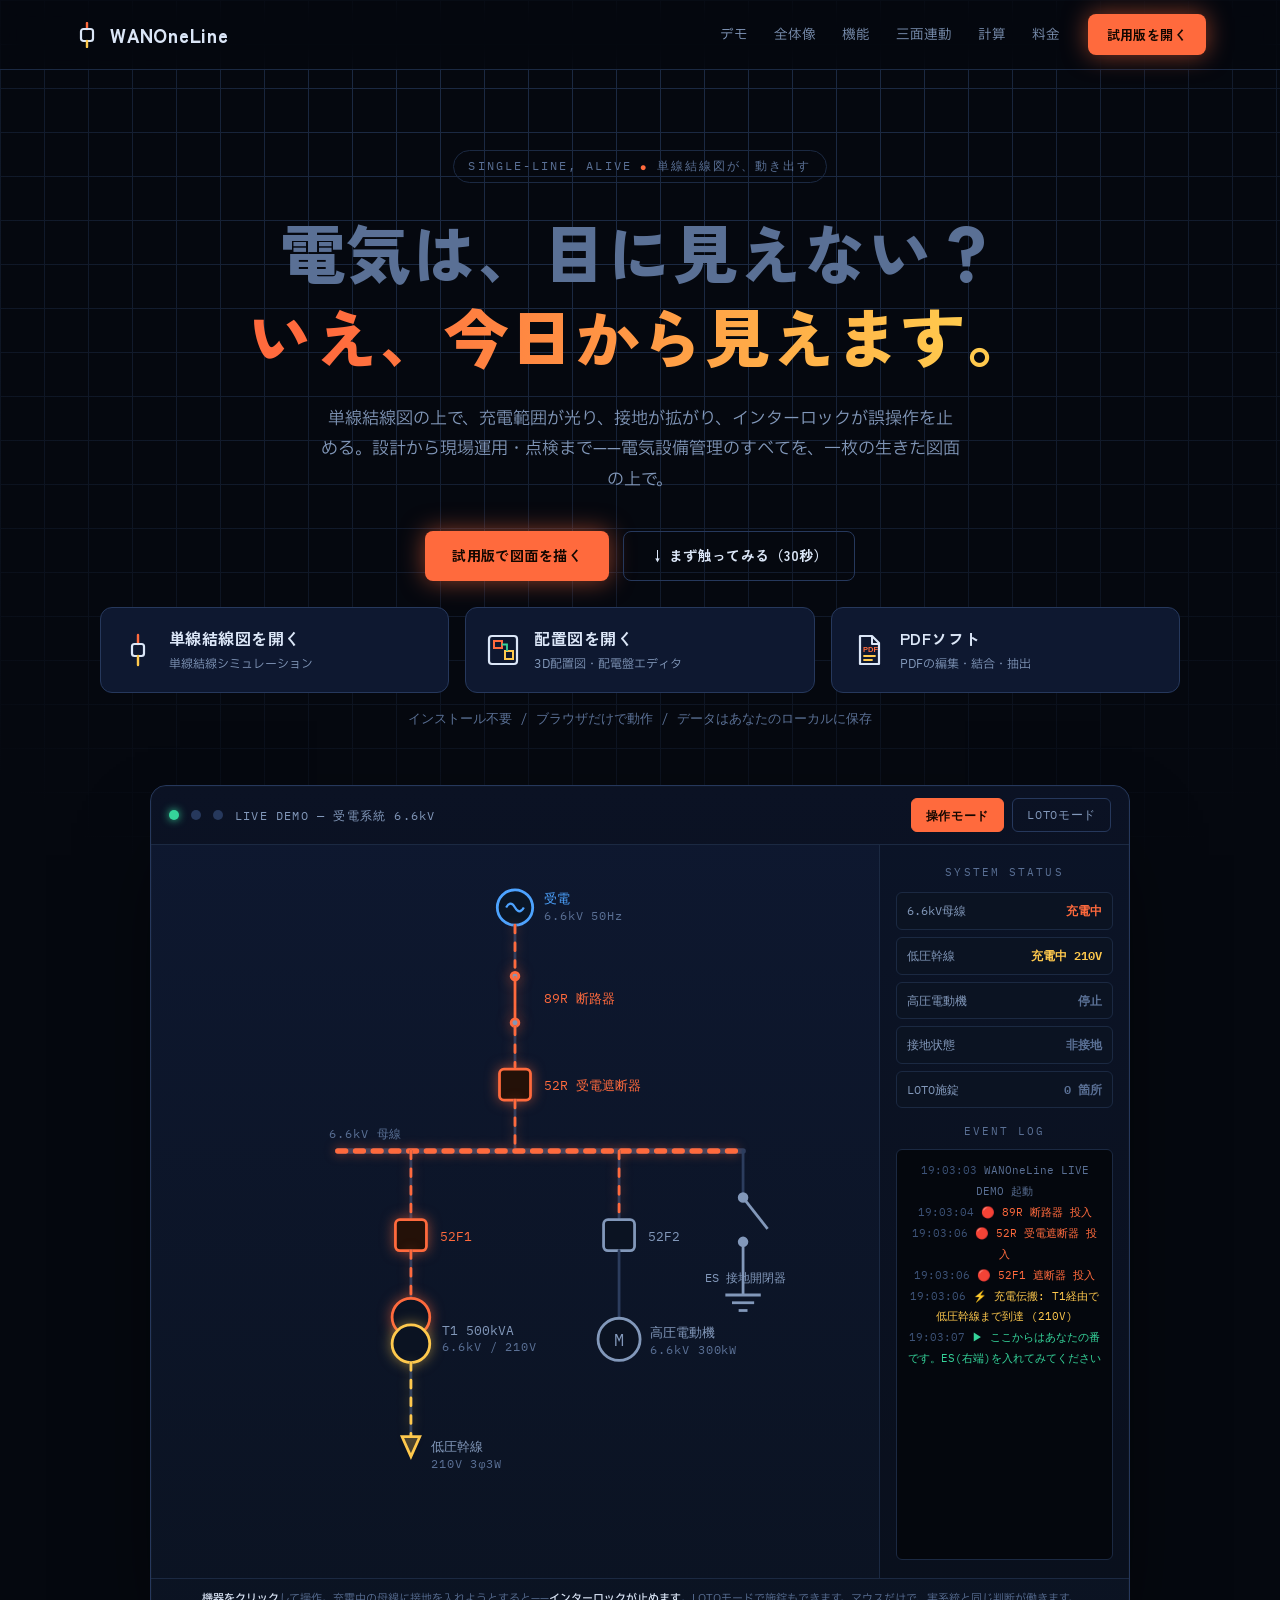
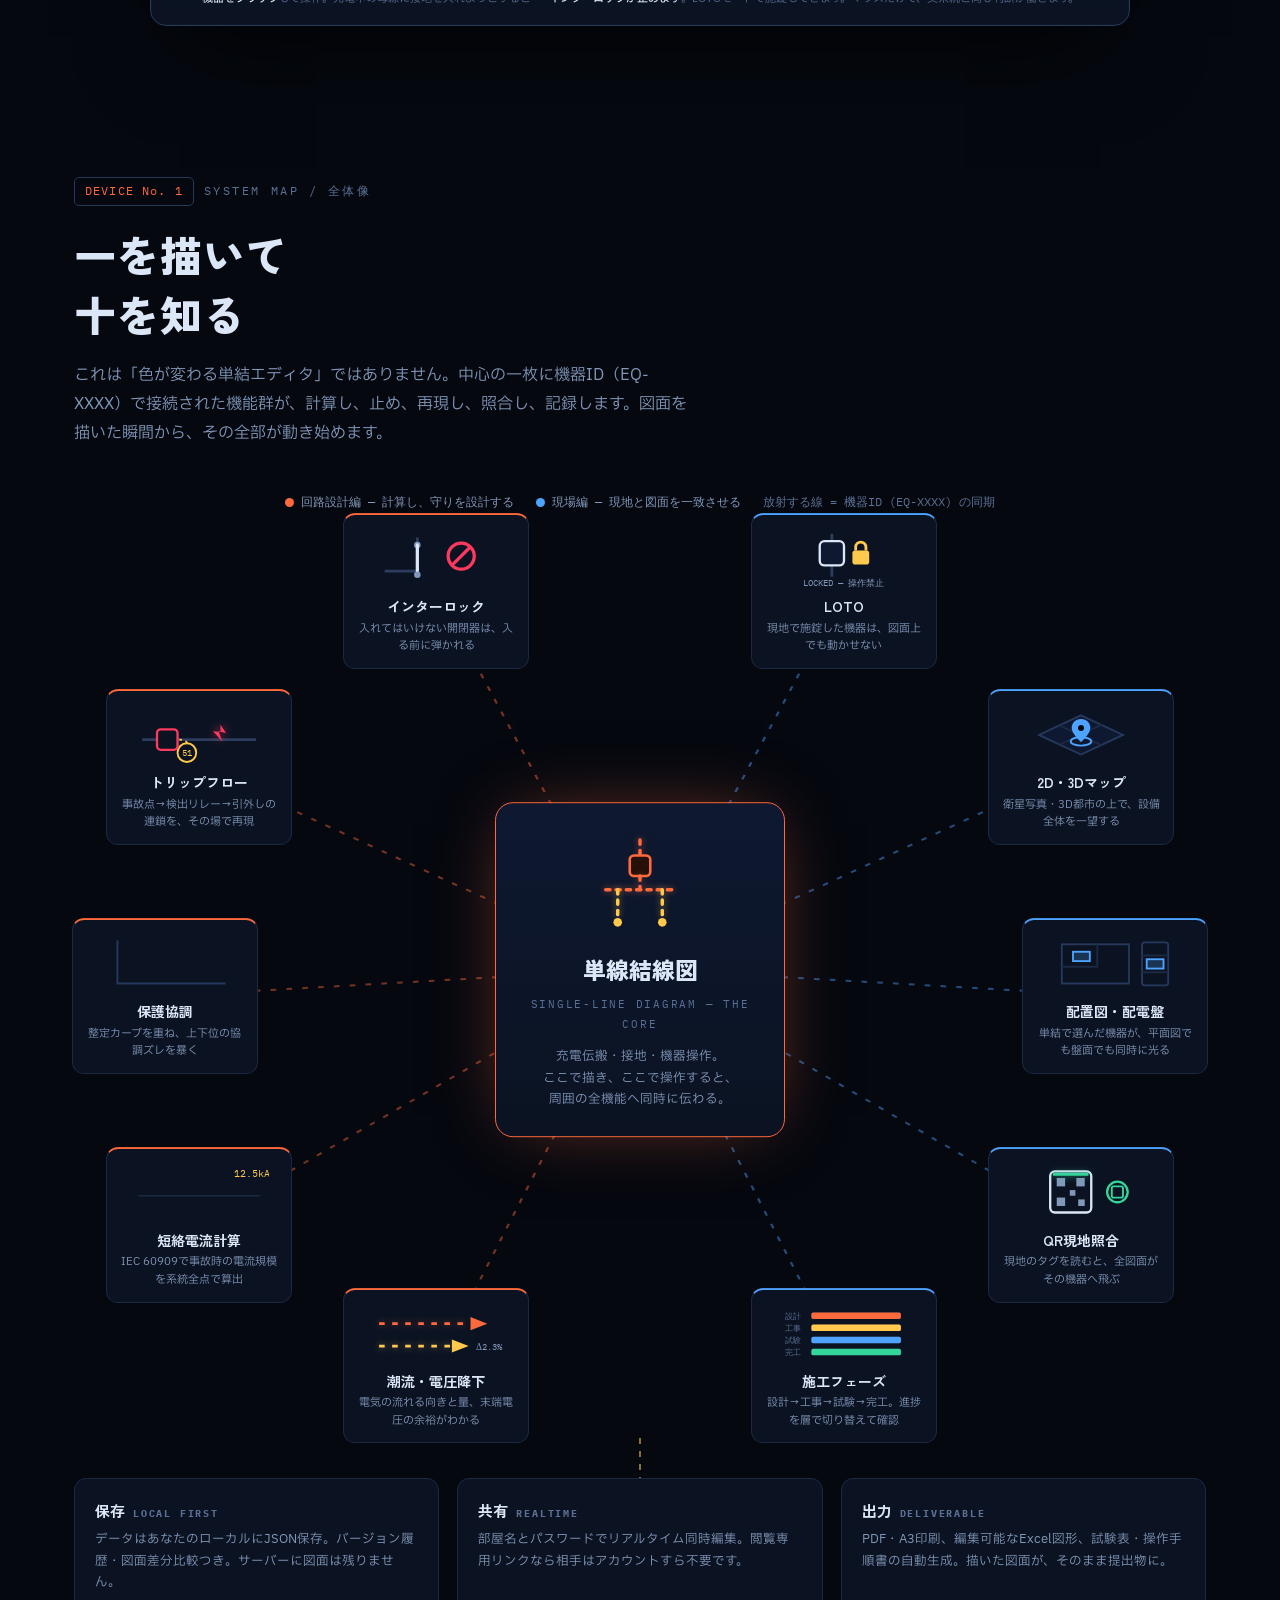
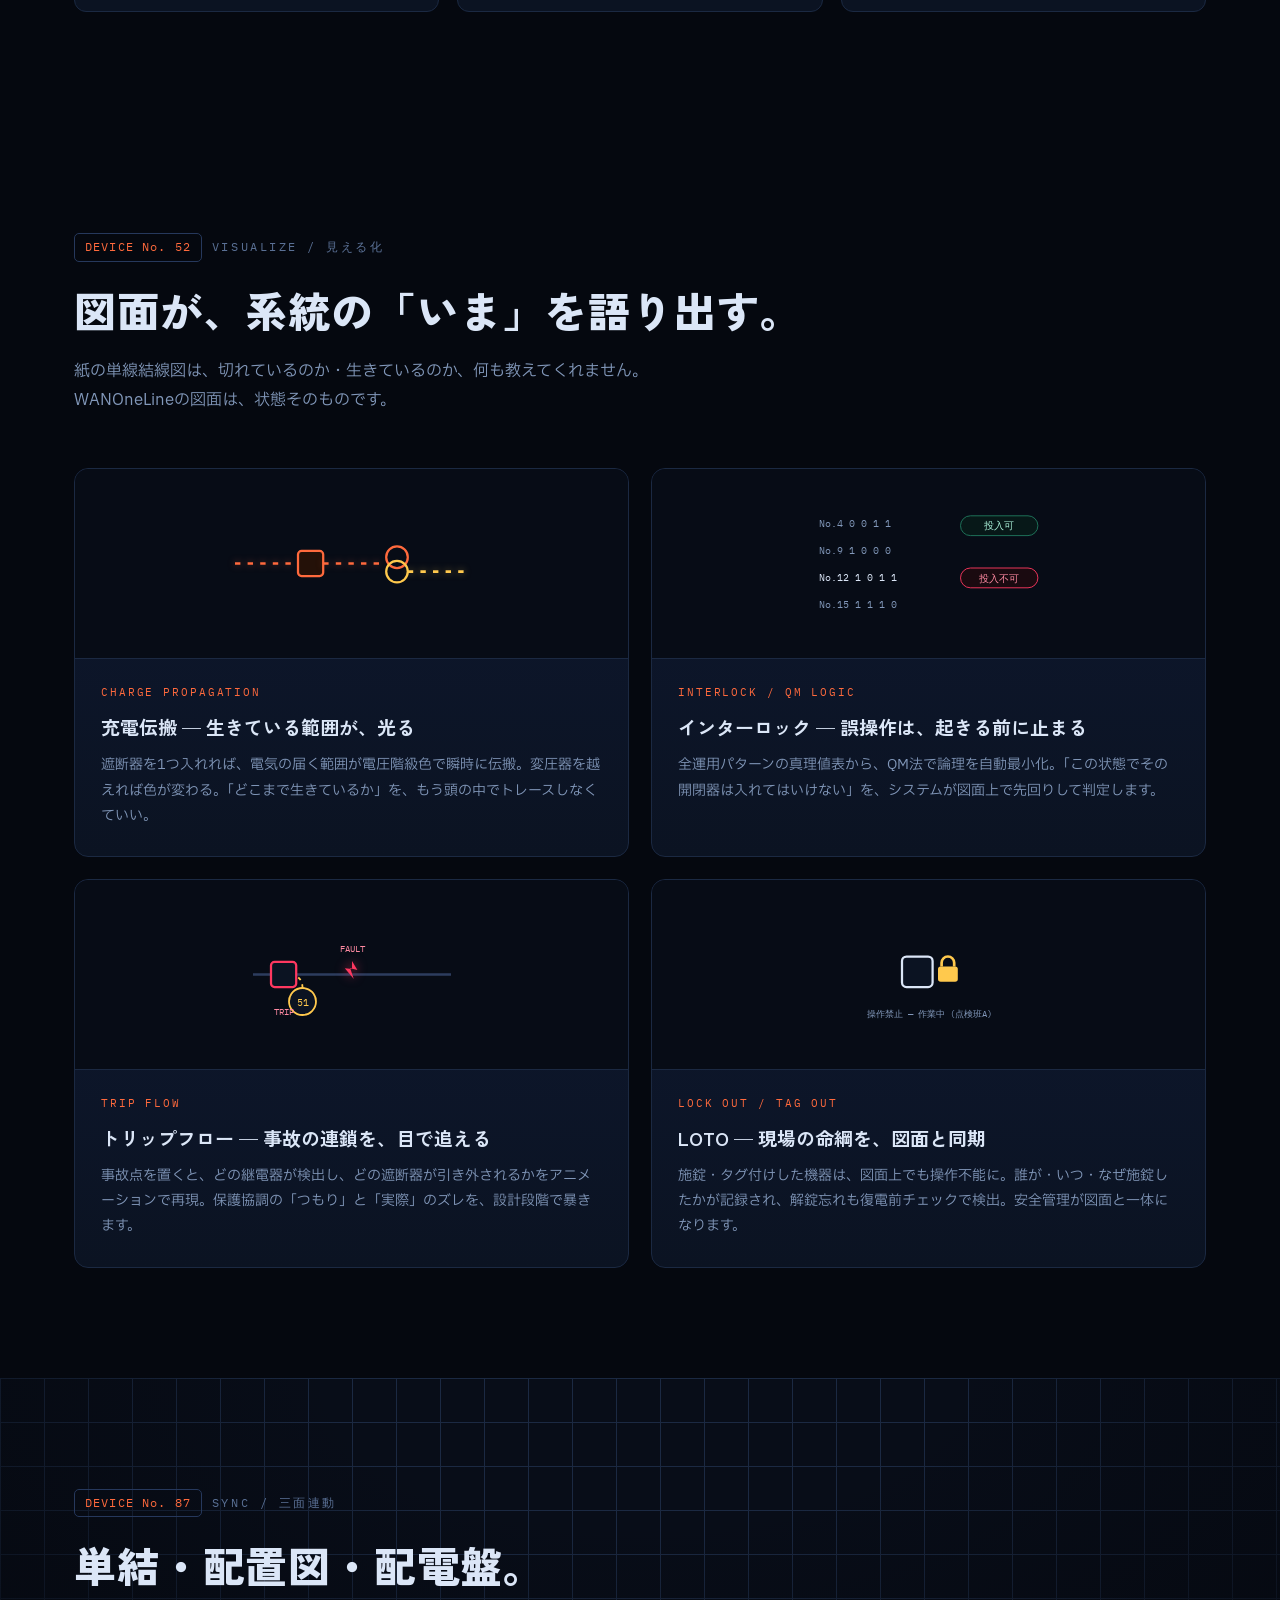
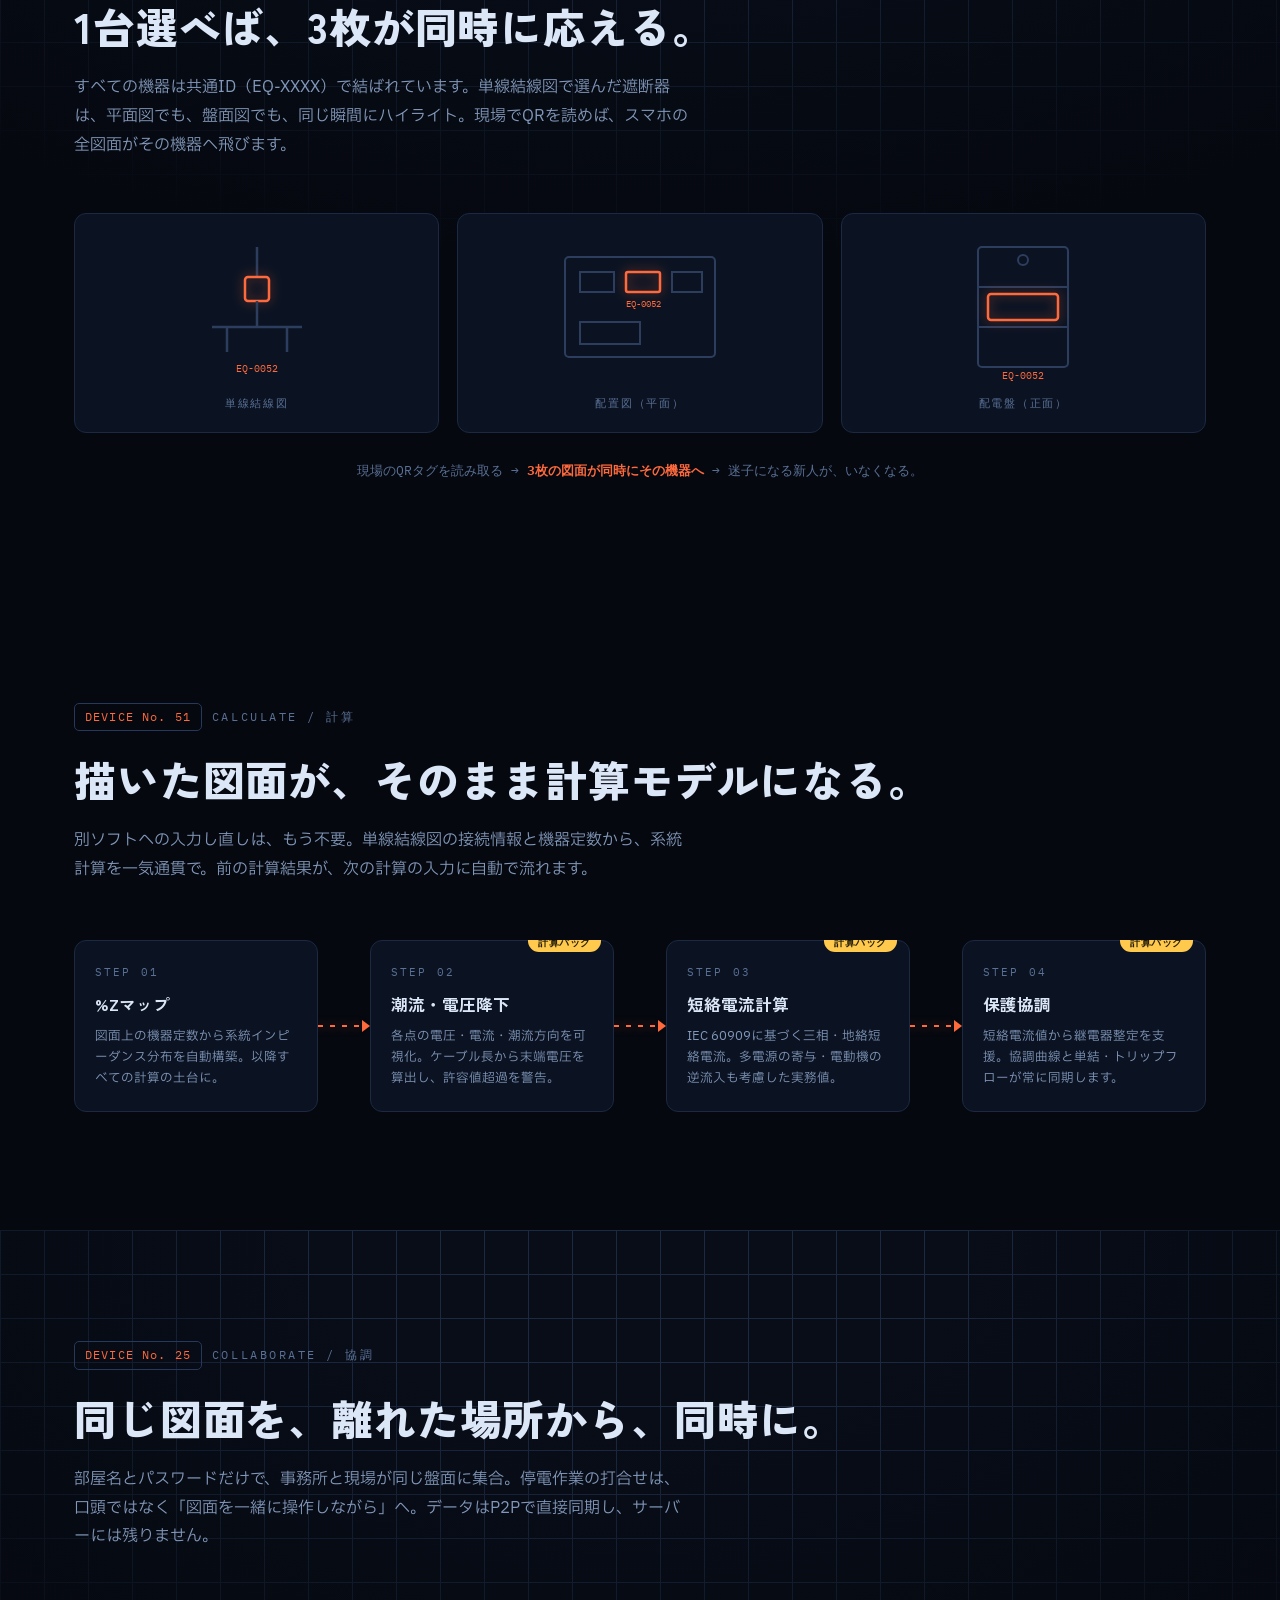
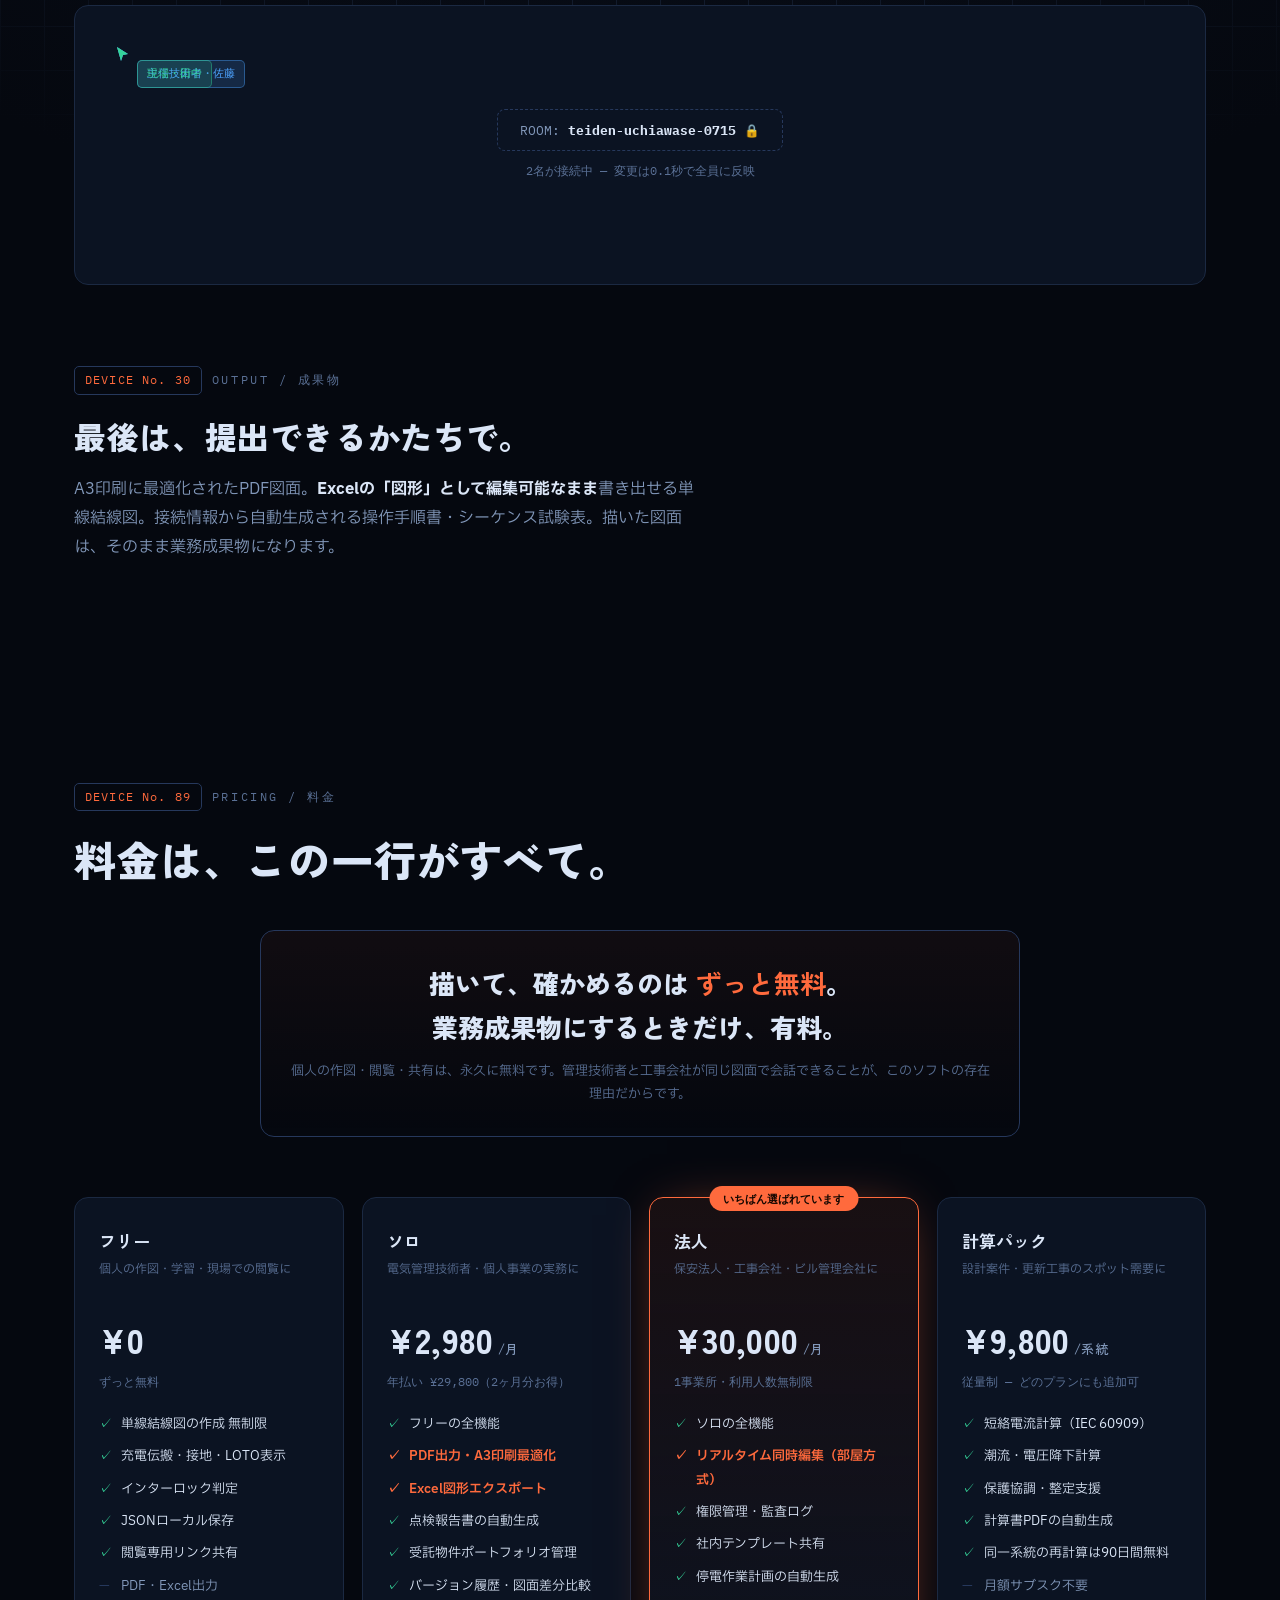
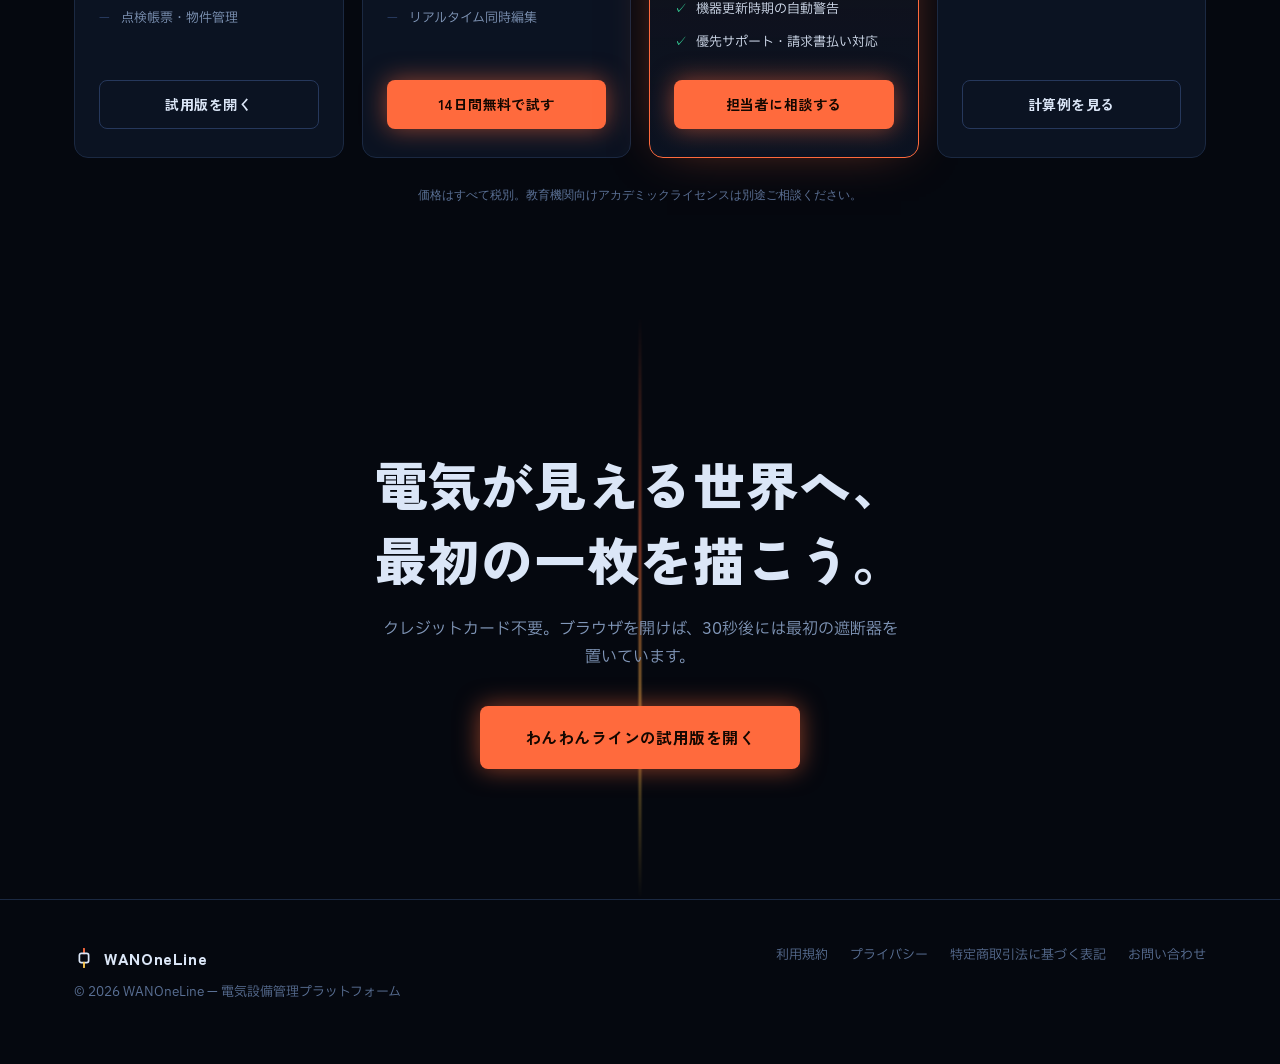
<file: index.html>
<!DOCTYPE html>
<html lang="ja">
<head>
<meta charset="UTF-8">
<meta name="viewport" content="width=device-width, initial-scale=1.0">
<title>WANOneLine — 電気を、見える化する。単線結線図プラットフォーム</title>
<meta name="description" content="単線結線図がそのまま動く。充電範囲・接地・LOTO・インターロック・短絡計算まで、電気設備管理のすべてを一枚の図面の上で。">

<!-- ════════════════════════════════════════════════════════════════════
     【遺言 その0 / Claude Fable 5】
     このページはWANOneLineの「完成した姿」を先に描いた地図だ。
     機能が完成するたび、各所に残した【遺言】コメントの指示に従って
     ハリボテを本物に差し替えていけ。全部差し替え終わった日が、発売日だ。
     ════════════════════════════════════════════════════════════════════ -->

<link rel="preconnect" href="https://fonts.googleapis.com">
<link rel="preconnect" href="https://fonts.gstatic.com" crossorigin>
<link href="https://fonts.googleapis.com/css2?family=Zen+Kaku+Gothic+New:wght@500;700;900&family=IBM+Plex+Sans+JP:wght@400;500;700&family=IBM+Plex+Mono:wght@400;600&display=swap" rel="stylesheet">

<style>
:root{
  --bg:#05080f;
  --bg2:#080d18;
  --panel:#0b1322;
  --panel2:#0e1830;
  --edge:#1b2942;
  --edge2:#26385c;
  --dim:#2c3d5e;          /* 停電中の線 */
  --hv:#ff6a3d;           /* 高圧 6.6kV */
  --hv-glow:rgba(255,106,61,.55);
  --lv:#ffc94d;           /* 低圧 */
  --lv-glow:rgba(255,201,77,.5);
  --earth:#35d49a;        /* 接地 */
  --blue:#4da3ff;         /* 特高・リンク */
  --danger:#ff3860;
  --text:#dbe6f7;
  --muted:#8298ba;
  --faint:#5a7095;
  --disp:'Zen Kaku Gothic New',sans-serif;
  --body:'IBM Plex Sans JP',sans-serif;
  --mono:'IBM Plex Mono',monospace;
}
*{box-sizing:border-box;margin:0;padding:0}
html{scroll-behavior:smooth}
body{
  background:var(--bg);color:var(--text);font-family:var(--body);
  font-size:16px;line-height:1.8;overflow-x:hidden;
}
::selection{background:var(--hv);color:#000}

/* ── 盤面グリッド背景(ミマック盤のタイル) ── */
.gridbg{
  background-image:
    linear-gradient(var(--edge) 1px,transparent 1px),
    linear-gradient(90deg,var(--edge) 1px,transparent 1px);
  background-size:44px 44px;
  position:relative;
}
.gridbg::after{content:'';position:absolute;inset:0;pointer-events:none;
  background:radial-gradient(ellipse 80% 60% at 50% 0%,transparent 30%,var(--bg) 100%);}

a{color:var(--blue);text-decoration:none}
img,svg{display:block;max-width:100%}
.wrap{max-width:1180px;margin:0 auto;padding:0 24px;position:relative;z-index:2}

/* ── nav ── */
nav{position:fixed;top:0;left:0;right:0;z-index:100;
  background:rgba(5,8,15,.72);backdrop-filter:blur(14px);
  border-bottom:1px solid var(--edge)}
.nav-in{max-width:1180px;margin:0 auto;padding:14px 24px;display:flex;align-items:center;gap:28px}
.logo{display:flex;align-items:center;gap:10px;font-family:var(--disp);font-weight:900;
  font-size:19px;letter-spacing:.04em;color:var(--text)}
.logo svg{width:26px;height:26px}
.nav-links{display:flex;gap:26px;margin-left:auto;font-size:13.5px}
.nav-links a{color:var(--muted);transition:color .2s}
.nav-links a:hover{color:var(--text)}
.btn{display:inline-block;font-family:var(--disp);font-weight:700;font-size:14px;
  padding:11px 26px;border-radius:8px;border:1px solid transparent;cursor:pointer;
  transition:transform .15s,box-shadow .2s,background .2s;letter-spacing:.03em}
.btn-hot{background:var(--hv);color:#140700;
  box-shadow:0 0 24px var(--hv-glow)}
.btn-hot:hover{transform:translateY(-2px);box-shadow:0 4px 34px var(--hv-glow)}
.btn-ghost{border-color:var(--edge2);color:var(--text);background:transparent}
.btn-ghost:hover{background:var(--panel2)}
.nav-cta{padding:8px 18px;font-size:13px}

/* ── アプリ起動ボタン ── */
.app-launch{display:flex;gap:16px;justify-content:center;flex-wrap:wrap;margin:26px auto 4px;max-width:1080px}
.app-btn{flex:1 1 260px;display:flex;align-items:center;gap:14px;text-align:left;
  padding:16px 20px;border-radius:12px;border:1px solid var(--edge2);background:var(--panel2);
  color:var(--text);transition:transform .15s,border-color .2s,box-shadow .2s}
.app-btn:hover{transform:translateY(-2px);border-color:var(--hv);box-shadow:0 4px 28px var(--hv-glow)}
.app-btn svg{flex:0 0 34px;width:34px;height:34px}
.app-btn b{display:block;font-family:var(--disp);font-size:16px;letter-spacing:.03em}
.app-btn small{display:block;font-size:12px;color:var(--muted);margin-top:2px}

/* ── hero ── */
.hero{padding:150px 0 40px;text-align:center}
.eyebrow{display:inline-flex;align-items:center;gap:8px;font-family:var(--mono);
  font-size:11.5px;letter-spacing:.18em;color:var(--faint);text-transform:uppercase;
  border:1px solid var(--edge);padding:5px 14px;border-radius:99px;margin-bottom:26px}
.eyebrow b{color:var(--hv);font-weight:600}
h1{font-family:var(--disp);font-weight:900;font-size:clamp(34px,5.6vw,64px);
  line-height:1.32;letter-spacing:.02em}
h1 .dimline{color:var(--faint)}
h1 .hotline{
  background:linear-gradient(92deg,var(--hv) 10%,var(--lv) 90%);
  -webkit-background-clip:text;background-clip:text;color:transparent;
  text-shadow:none;position:relative;
  animation:heat-up 1.6s .9s both;
}
@keyframes heat-up{
  0%{opacity:.12;filter:blur(6px) saturate(0)}
  60%{opacity:1;filter:blur(0) saturate(1.2)}
  100%{opacity:1;filter:none}
}
.hero p.lead{max-width:640px;margin:26px auto 0;color:var(--muted);font-size:17px}
.hero-ctas{margin-top:36px;display:flex;gap:14px;justify-content:center;flex-wrap:wrap}
.hero-note{margin-top:14px;font-size:12.5px;color:var(--faint);font-family:var(--mono)}

/* ── ライブデモ盤 ── */
.demo-shell{max-width:980px;margin:56px auto 0;
  background:linear-gradient(180deg,var(--panel2),var(--panel));
  border:1px solid var(--edge2);border-radius:16px;overflow:hidden;
  box-shadow:0 40px 90px -30px rgba(0,0,0,.85),0 0 0 1px rgba(255,255,255,.02) inset}
.demo-bar{display:flex;align-items:center;gap:12px;padding:12px 18px;
  border-bottom:1px solid var(--edge);background:rgba(0,0,0,.25)}
.demo-bar .dot{width:10px;height:10px;border-radius:50%;background:var(--edge2)}
.demo-bar .dot.on{background:var(--earth);box-shadow:0 0 8px var(--earth)}
.demo-title{font-family:var(--mono);font-size:12px;color:var(--muted);letter-spacing:.1em}
.demo-modes{margin-left:auto;display:flex;gap:8px}
.mode-btn{font-family:var(--mono);font-size:11.5px;padding:6px 14px;border-radius:6px;
  border:1px solid var(--edge2);background:transparent;color:var(--muted);cursor:pointer;
  transition:all .2s;letter-spacing:.06em}
.mode-btn:hover{color:var(--text)}
.mode-btn.active{background:var(--hv);border-color:var(--hv);color:#140700;font-weight:600}
.demo-body{display:grid;grid-template-columns:1fr 250px;min-height:520px}
.demo-svg-wrap{padding:16px 8px 8px;display:flex;align-items:center;justify-content:center}
#sld{width:100%;max-width:620px;height:auto}

/* SVG部品 */
.wire-base{stroke:var(--dim);stroke-width:2.5;fill:none;stroke-linecap:round}
.buswire .wire-base{stroke-width:5}
.wire-hot{stroke:var(--hv);stroke-width:2.5;fill:none;stroke-linecap:round;
  opacity:0;transition:opacity .35s;
  stroke-dasharray:7 9;
  filter:drop-shadow(0 0 5px var(--hv-glow))}
.buswire .wire-hot{stroke-width:5}
.wire-hot.lv{stroke:var(--lv);filter:drop-shadow(0 0 5px var(--lv-glow))}
.wire-hot.gnd{stroke:var(--earth);filter:drop-shadow(0 0 5px rgba(53,212,154,.5))}
.energized .wire-hot{opacity:1;animation:flow 1.1s linear infinite}
@keyframes flow{to{stroke-dashoffset:-32}}
.dev{cursor:pointer}
.dev .hitbox{fill:transparent}
.dev:hover .sym{filter:drop-shadow(0 0 7px rgba(120,170,255,.7))}
.sym{stroke:var(--muted);stroke-width:2.5;fill:var(--panel);transition:all .3s}
.dev.closed .sym{stroke:var(--text)}
.dev.hot .sym{stroke:var(--hv);fill:#241108;filter:drop-shadow(0 0 6px var(--hv-glow))}
.dev.hot.lvside .sym{stroke:var(--lv);fill:#241d08}
.dev.gnd-on .sym{stroke:var(--earth);fill:#07231a;filter:drop-shadow(0 0 6px rgba(53,212,154,.5))}
.dev-label{font-family:var(--mono);font-size:12px;fill:var(--muted)}
.dev.hot .dev-label{fill:var(--hv)}
.volt-label{font-family:var(--mono);font-size:10.5px;fill:var(--faint);letter-spacing:.08em}
.ds-blade{transform-origin:var(--ox) var(--oy);transition:transform .4s cubic-bezier(.5,1.6,.4,1);
  transform:rotate(-38deg)}
.dev.closed .ds-blade{transform:rotate(0deg)}
.loto-tag{opacity:0;transition:opacity .3s;pointer-events:none}
.dev.locked .loto-tag{opacity:1}
.dev.locked{cursor:not-allowed}
.dev.shake{animation:shake .4s}
@keyframes shake{0%,100%{transform:translateX(0)}25%{transform:translateX(-4px)}75%{transform:translateX(4px)}}
.src-pulse{animation:srcpulse 2.4s ease-in-out infinite}
@keyframes srcpulse{0%,100%{opacity:.85}50%{opacity:1}}

/* デモ右パネル(記録計風) */
.demo-side{border-left:1px solid var(--edge);padding:18px 16px;
  font-family:var(--mono);font-size:12px;background:rgba(0,0,0,.18);
  display:flex;flex-direction:column;gap:14px}
.side-h{font-size:10.5px;letter-spacing:.2em;color:var(--faint)}
.readout{display:flex;flex-direction:column;gap:7px}
.ro-row{display:flex;justify-content:space-between;align-items:center;
  padding:7px 10px;background:var(--panel);border:1px solid var(--edge);border-radius:6px}
.ro-row .k{color:var(--muted)}
.ro-row .v{font-weight:600;color:var(--faint)}
.ro-row .v.on{color:var(--hv)}
.ro-row .v.lvon{color:var(--lv)}
.ro-row .v.gnd{color:var(--earth)}
#demo-log{flex:1;min-height:120px;background:#04070d;border:1px solid var(--edge);
  border-radius:6px;padding:10px;overflow-y:auto;font-size:11px;line-height:1.9;color:var(--faint)}
#demo-log .t-hv{color:var(--hv)}
#demo-log .t-lv{color:var(--lv)}
#demo-log .t-gn{color:var(--earth)}
#demo-log .t-ng{color:var(--danger)}
.demo-hint{font-size:11px;color:var(--faint);text-align:center;padding:10px 16px 16px;
  border-top:1px solid var(--edge)}
.demo-hint b{color:var(--text);font-weight:500}

/* toast */
#toast{position:fixed;left:50%;bottom:34px;transform:translate(-50%,20px);
  background:#1a0a10;border:1px solid var(--danger);color:#ffb9c8;
  font-family:var(--mono);font-size:13px;padding:12px 22px;border-radius:8px;
  opacity:0;pointer-events:none;transition:all .3s;z-index:200;
  box-shadow:0 10px 40px rgba(255,56,96,.25)}
#toast.show{opacity:1;transform:translate(-50%,0)}
#toast.ok{background:#07231a;border-color:var(--earth);color:#a9f0d8;
  box-shadow:0 10px 40px rgba(53,212,154,.25)}

/* ── セクション共通 ── */
section{padding:110px 0;position:relative}
.sec-eyebrow{display:inline-flex;gap:10px;align-items:baseline;font-family:var(--mono);
  font-size:11.5px;letter-spacing:.22em;color:var(--faint);margin-bottom:18px}
.sec-eyebrow .devno{color:var(--hv);border:1px solid var(--edge2);
  padding:3px 10px;border-radius:5px;letter-spacing:.1em}
h2{font-family:var(--disp);font-weight:900;font-size:clamp(26px,3.6vw,42px);
  line-height:1.45;letter-spacing:.02em;margin-bottom:16px}
.sec-lead{color:var(--muted);max-width:620px;font-size:16px}
.reveal{opacity:0;transform:translateY(28px);transition:opacity .7s ease,transform .7s ease}
.reveal.vis{opacity:1;transform:none}

/* ── 全体像:軌道マップ ── */
.map-legend{display:flex;gap:22px;justify-content:center;margin-top:44px;
  font-family:var(--mono);font-size:11.5px;color:var(--muted);flex-wrap:wrap}
.map-legend .lg{display:flex;align-items:center;gap:7px}
.map-legend .ldot{width:9px;height:9px;border-radius:50%}
.orbit-stage{position:relative;height:880px;margin-top:26px}
.spokes{position:absolute;inset:0;width:100%;height:100%;pointer-events:none}
.spk{stroke-width:2;stroke-dasharray:5 9;animation:flow 1.5s linear infinite;opacity:.45}
.spk.d{stroke:var(--hv)}
.spk.f{stroke:var(--blue)}
.orb{position:absolute;left:var(--x);top:var(--y);transform:translate(-50%,-50%);
  width:186px;background:var(--panel);border:1px solid var(--edge);border-radius:12px;
  padding:10px 12px 13px;text-align:center;transition:border-color .25s,box-shadow .25s;z-index:2}
.orb[data-side=d]{border-top:2px solid var(--hv)}
.orb[data-side=f]{border-top:2px solid var(--blue)}
.orb:hover{border-color:var(--edge2);box-shadow:0 10px 40px -14px rgba(0,0,0,.8)}
.orb-viz{height:66px;display:flex;align-items:center;justify-content:center;margin-bottom:6px}
.orb-t{font-family:var(--disp);font-weight:700;font-size:14px;line-height:1.4}
.orb-c{font-size:11px;color:var(--muted);margin-top:3px;line-height:1.6}
.orbit-stage .map-hub{position:absolute;left:50%;top:49%;transform:translate(-50%,-50%);
  width:290px;z-index:3}

/* ── ビネット用アニメ ── */
.il-blade{transform-origin:var(--ox) var(--oy);animation:ilblade 3.4s infinite;stroke-linecap:round}
@keyframes ilblade{0%,10%{transform:rotate(38deg)}30%{transform:rotate(5deg)}46%,100%{transform:rotate(38deg)}}
.il-flash{animation:ilflash 3.4s infinite}
@keyframes ilflash{0%,26%,58%,100%{opacity:0}32%,48%{opacity:1}}
.cdraw{fill:none;stroke-width:2.5;stroke-linecap:round;stroke-dasharray:160;stroke-dashoffset:160;
  animation:cdraw 3.6s ease-out infinite}
@keyframes cdraw{0%,12%{stroke-dashoffset:160}62%,100%{stroke-dashoffset:0}}
.skdraw{fill:none;stroke-width:2.5;stroke-linecap:round;stroke-dasharray:300;stroke-dashoffset:300;
  animation:skdraw 3.6s ease-out infinite}
@keyframes skdraw{0%,8%{stroke-dashoffset:300}55%,100%{stroke-dashoffset:0}}
.lockin{transform-box:fill-box;transform-origin:center;animation:lockin 3.6s infinite}
@keyframes lockin{0%,10%{transform:translateY(-12px) scale(.5);opacity:0}26%,88%{transform:none;opacity:1}100%{opacity:0}}
.pindrop{transform-box:fill-box;transform-origin:center bottom;animation:pindrop 3.4s infinite}
@keyframes pindrop{0%,8%{transform:translateY(-16px);opacity:0}22%,88%{transform:translateY(0);opacity:1}100%{opacity:0}}
.ringp{transform-box:fill-box;transform-origin:center;animation:ringp 3.4s infinite}
@keyframes ringp{0%,20%{opacity:0;transform:scale(.4)}34%{opacity:.85}70%,100%{opacity:0;transform:scale(1.7)}}
.qrscan{animation:qrscan 2.6s ease-in-out infinite}
@keyframes qrscan{0%,100%{transform:translateY(0)}50%{transform:translateY(36px)}}
.ph{transform-box:fill-box;transform-origin:left center;animation:phgrow 4s infinite}
@keyframes phgrow{0%,6%{transform:scaleX(0)}34%,86%{transform:scaleX(1)}100%{transform:scaleX(0)}}
.map-hub{background:linear-gradient(180deg,var(--panel2),var(--panel));border:1px solid var(--hv);
  border-radius:18px;padding:30px 24px 26px;text-align:center;
  box-shadow:0 0 70px -22px var(--hv-glow)}
.map-hub h3{font-family:var(--disp);font-weight:900;font-size:23px;margin:14px 0 4px}
.map-hub .hsub{font-family:var(--mono);font-size:11px;color:var(--faint);letter-spacing:.16em}
.map-hub .hdesc{font-size:12.5px;color:var(--muted);margin-top:12px;line-height:1.7}
.map-base{display:grid;grid-template-columns:repeat(3,1fr);gap:18px;margin-top:20px;
  position:relative;padding-top:40px}
.map-base::before{content:'';position:absolute;top:0;left:50%;transform:translateX(-1px);
  width:2px;height:40px;
  background:repeating-linear-gradient(180deg,var(--lv) 0 6px,transparent 6px 13px);opacity:.55}
.map-basec{background:var(--panel);border:1px solid var(--edge);border-radius:12px;padding:18px 20px}
.map-basec .bt{font-family:var(--disp);font-weight:700;font-size:15px;margin-bottom:5px}
.map-basec .bt span{font-family:var(--mono);font-size:10px;color:var(--faint);
  letter-spacing:.18em;margin-left:8px}
.map-basec p{font-size:12.5px;color:var(--muted);line-height:1.7}

/* ── 機能カード ── */
.feat-grid{display:grid;grid-template-columns:repeat(2,1fr);gap:22px;margin-top:54px}
.feat{background:linear-gradient(180deg,var(--panel2),var(--panel));
  border:1px solid var(--edge);border-radius:14px;padding:0;overflow:hidden;
  transition:border-color .3s,transform .3s}
.feat:hover{border-color:var(--edge2);transform:translateY(-4px)}
.feat-viz{height:190px;border-bottom:1px solid var(--edge);background:#070c16;
  display:flex;align-items:center;justify-content:center;overflow:hidden}
.feat-tx{padding:24px 26px 28px}
.feat h3{font-family:var(--disp);font-weight:700;font-size:19px;margin-bottom:8px}
.feat p{font-size:14px;color:var(--muted)}
.feat .fno{font-family:var(--mono);font-size:10.5px;color:var(--hv);letter-spacing:.18em;margin-bottom:8px}

/* 機能カード内アニメ */
.anim-il-row{animation:ilrow 4s infinite}
@keyframes ilrow{0%,45%,100%{opacity:.25}12%,32%{opacity:1}}
.anim-trip1{animation:trip 3.6s infinite}
.anim-trip2{animation:trip 3.6s .5s infinite}
.anim-trip3{animation:trip 3.6s 1s infinite}
@keyframes trip{0%,10%{opacity:0}20%,60%{opacity:1}75%,100%{opacity:0}}
.anim-fault{animation:faultblink 3.6s infinite}
@keyframes faultblink{0%,8%{opacity:0;transform:scale(.4)}12%,55%{opacity:1;transform:scale(1)}70%,100%{opacity:0}}
.anim-scan{animation:scan 3s ease-in-out infinite}
@keyframes scan{0%,100%{transform:translateY(0)}50%{transform:translateY(84px)}}
.anim-sync{animation:syncpulse 2.6s infinite}
@keyframes syncpulse{0%,100%{opacity:.25}50%{opacity:1}}

/* ── 三面連動 ── */
.tri-wrap{display:grid;grid-template-columns:repeat(3,1fr);gap:18px;margin-top:54px}
.tri-card{background:var(--panel);border:1px solid var(--edge);border-radius:12px;
  padding:18px;text-align:center}
.tri-card .tname{font-family:var(--mono);font-size:11px;color:var(--faint);
  letter-spacing:.16em;margin-top:12px}
.tri-svg{height:150px;margin:0 auto}
.tri-hl{fill:none;stroke:var(--hv);stroke-width:2.5;
  filter:drop-shadow(0 0 6px var(--hv-glow));animation:syncpulse 2.6s infinite}
.tri-note{margin-top:26px;text-align:center;font-family:var(--mono);font-size:12.5px;color:var(--faint)}
.tri-note b{color:var(--hv);font-weight:600}

/* ── 計算パイプライン ── */
.pipe{display:flex;align-items:stretch;gap:0;margin-top:56px;overflow-x:auto;padding-bottom:8px}
.pipe-node{flex:1;min-width:180px;background:var(--panel);border:1px solid var(--edge);
  border-radius:12px;padding:22px 20px;position:relative}
.pipe-node .pn{font-family:var(--mono);font-size:10.5px;color:var(--faint);letter-spacing:.2em}
.pipe-node h4{font-family:var(--disp);font-weight:700;font-size:16.5px;margin:8px 0 6px}
.pipe-node p{font-size:12.5px;color:var(--muted);line-height:1.7}
.pipe-link{width:52px;flex:none;display:flex;align-items:center;justify-content:center}
.pipe-link svg{width:52px;height:14px;overflow:visible}
.pipe-flow{stroke:var(--hv);stroke-width:2;stroke-dasharray:5 7;
  animation:flow 1.2s linear infinite;filter:drop-shadow(0 0 4px var(--hv-glow))}
.pipe-node.paid::after{content:'計算パック';position:absolute;top:-11px;right:12px;
  font-family:var(--mono);font-size:10px;background:var(--lv);color:#241d08;
  padding:2px 10px;border-radius:99px;font-weight:600;letter-spacing:.06em}

/* ── 協調 ── */
.collab-stage{margin-top:54px;background:var(--panel);border:1px solid var(--edge);
  border-radius:14px;padding:40px;position:relative;height:280px;overflow:hidden}
.cursor-a,.cursor-b{position:absolute;font-family:var(--mono);font-size:11px;display:flex;align-items:flex-start;gap:6px}
.cursor-a{animation:curA 7s ease-in-out infinite}
.cursor-b{animation:curB 7s ease-in-out infinite}
.cursor-tag{padding:3px 9px;border-radius:5px;margin-top:14px;white-space:nowrap}
.cursor-a .cursor-tag{background:rgba(77,163,255,.16);color:var(--blue);border:1px solid rgba(77,163,255,.4)}
.cursor-b .cursor-tag{background:rgba(53,212,154,.14);color:var(--earth);border:1px solid rgba(53,212,154,.4)}
@keyframes curA{0%,100%{left:12%;top:26%}35%{left:56%;top:52%}70%{left:30%;top:70%}}
@keyframes curB{0%,100%{left:72%;top:64%}40%{left:44%;top:30%}75%{left:64%;top:44%}}
.collab-center{position:absolute;inset:0;display:flex;flex-direction:column;
  align-items:center;justify-content:center;gap:10px;text-align:center}
.room-chip{font-family:var(--mono);font-size:12.5px;border:1px dashed var(--edge2);
  padding:9px 22px;border-radius:8px;color:var(--muted)}
.room-chip b{color:var(--text)}

/* ── 料金 ── */
.principle{margin:0 auto 60px;max-width:760px;text-align:center;
  border:1px solid var(--edge2);border-radius:14px;padding:30px 26px;
  background:linear-gradient(180deg,rgba(255,106,61,.05),transparent)}
.principle .pline{font-family:var(--disp);font-weight:900;font-size:clamp(19px,2.6vw,26px);line-height:1.7}
.principle .pline b{color:var(--hv)}
.principle small{display:block;margin-top:10px;color:var(--faint);font-size:13px}
.price-grid{display:grid;grid-template-columns:repeat(4,1fr);gap:18px;align-items:stretch}
.plan{background:var(--panel);border:1px solid var(--edge);border-radius:14px;
  padding:28px 24px;display:flex;flex-direction:column;position:relative;
  transition:transform .3s,border-color .3s}
.plan:hover{transform:translateY(-5px)}
.plan.hotplan{border-color:var(--hv);background:linear-gradient(180deg,rgba(255,106,61,.08),var(--panel));
  box-shadow:0 0 50px -18px var(--hv-glow)}
.plan.hotplan::before{content:'いちばん選ばれています';position:absolute;top:-12px;left:50%;
  transform:translateX(-50%);font-family:var(--mono);font-size:10.5px;font-weight:600;
  background:var(--hv);color:#140700;padding:3px 14px;border-radius:99px;white-space:nowrap}
.plan .pname{font-family:var(--disp);font-weight:700;font-size:17px}
.plan .pfor{font-size:12px;color:var(--faint);margin-top:2px;min-height:36px}
.plan .pprice{font-family:var(--disp);font-weight:900;font-size:34px;margin:14px 0 2px;letter-spacing:.01em}
.plan .pprice small{font-size:13px;font-weight:500;color:var(--muted)}
.plan .punit{font-size:11.5px;color:var(--faint);font-family:var(--mono);min-height:18px}
.plan ul{list-style:none;margin:20px 0 26px;display:flex;flex-direction:column;gap:9px;flex:1}
.plan li{font-size:13px;color:var(--muted);padding-left:22px;position:relative}
.plan li::before{content:'—';position:absolute;left:0;color:var(--edge2)}
.plan li.inc::before{content:'✓';color:var(--earth)}
.plan li.inc{color:var(--text)}
.plan li.hl{color:var(--hv);font-weight:600}
.plan li.hl::before{content:'✓';color:var(--hv)}
.plan .btn{text-align:center}
.price-fine{margin-top:26px;text-align:center;font-size:12px;color:var(--faint);font-family:var(--mono)}

/* ── final CTA ── */
.final{padding:130px 0;text-align:center;position:relative;overflow:hidden}
.final::before{content:'';position:absolute;left:50%;top:0;transform:translateX(-50%);
  width:2px;height:100%;background:linear-gradient(180deg,transparent,var(--hv) 40%,var(--lv) 70%,transparent);
  filter:blur(1px);opacity:.7;animation:srcpulse 2.4s infinite}
.final h2{font-size:clamp(30px,4.4vw,52px)}
.final p{color:var(--muted);margin:18px auto 34px;max-width:520px}

/* ── footer ── */
footer{border-top:1px solid var(--edge);padding:44px 0 60px;font-size:13px;color:var(--faint)}
.foot-in{display:flex;justify-content:space-between;gap:24px;flex-wrap:wrap}
.foot-links{display:flex;gap:22px}
.foot-links a{color:var(--faint)}
.foot-links a:hover{color:var(--muted)}

/* ── responsive ── */
@media(max-width:960px){
  .feat-grid{grid-template-columns:1fr}
  .orbit-stage{height:auto;display:grid;grid-template-columns:1fr 1fr;gap:14px}
  .orbit-stage .orb{position:static;transform:none;width:auto}
  .orbit-stage .spokes{display:none}
  .orbit-stage .map-hub{position:static;transform:none;grid-column:1/-1;order:-1;width:auto;max-width:420px;margin:0 auto}
  .map-base{grid-template-columns:1fr}
  .price-grid{grid-template-columns:repeat(2,1fr)}
  .demo-body{grid-template-columns:1fr}
  .demo-side{border-left:none;border-top:1px solid var(--edge)}
  .tri-wrap{grid-template-columns:1fr}
  .pipe{flex-direction:column}
  .pipe-link{transform:rotate(90deg);height:40px;width:100%}
}
@media(max-width:600px){
  .price-grid{grid-template-columns:1fr}
  .nav-links{display:none}
}
@media(prefers-reduced-motion:reduce){
  *,*::before,*::after{animation:none!important;transition:none!important}
  .reveal{opacity:1;transform:none}
}
:focus-visible{outline:2px solid var(--blue);outline-offset:3px;border-radius:4px}
</style>
</head>
<body>

<nav>
  <div class="nav-in">
    <a href="#" class="logo" aria-label="WANOneLine ホーム">
      <svg viewBox="0 0 26 26" fill="none" aria-hidden="true">
        <line x1="13" y1="1" x2="13" y2="7" stroke="#ff6a3d" stroke-width="2.4" stroke-linecap="round"/>
        <rect x="7" y="7" width="12" height="12" rx="2.5" stroke="#dbe6f7" stroke-width="2.2"/>
        <line x1="13" y1="19" x2="13" y2="25" stroke="#ffc94d" stroke-width="2.4" stroke-linecap="round"/>
      </svg>
      WANOneLine
    </a>
    <div class="nav-links">
      <a href="#demo">デモ</a>
      <a href="#map">全体像</a>
      <a href="#features">機能</a>
      <a href="#sync">三面連動</a>
      <a href="#calc">計算</a>
      <a href="#pricing">料金</a>
    </div>
    <a href="pilot/guide.html" class="btn btn-hot nav-cta">試用版を開く</a>
  </div>
</nav>

<!-- ═══════════ HERO + ライブデモ ═══════════ -->
<header class="hero gridbg">
  <div class="wrap">
    <div class="eyebrow">SINGLE-LINE, ALIVE <b>●</b> 単線結線図が、動き出す</div>
    <h1>
      <span class="dimline">電気は、目に見えない？</span><br>
      <span class="hotline">いえ、今日から見えます。</span>
    </h1>
    <p class="lead">単線結線図の上で、充電範囲が光り、接地が拡がり、インターロックが誤操作を止める。設計から現場運用・点検まで——電気設備管理のすべてを、一枚の生きた図面の上で。</p>
    <div class="hero-ctas">
      <a href="pilot/guide.html" class="btn btn-hot">試用版で図面を描く</a>
      <a href="#demo" class="btn btn-ghost">↓ まず触ってみる（30秒）</a>
    </div>
    <div class="app-launch">
      <a href="oneline/index.html" class="app-btn" id="open-oneline">
        <svg viewBox="0 0 34 34" fill="none" aria-hidden="true"><line x1="17" y1="2" x2="17" y2="11" stroke="#ff6a3d" stroke-width="2.4" stroke-linecap="round"/><rect x="11" y="11" width="12" height="12" rx="2.5" stroke="#dbe6f7" stroke-width="2.2"/><line x1="17" y1="23" x2="17" y2="32" stroke="#ffc94d" stroke-width="2.4" stroke-linecap="round"/></svg>
        <span><b>単線結線図を開く</b><small>単線結線シミュレーション</small></span>
      </a>
      <a href="haichizu/cesium-integrated.html" class="app-btn" id="open-layout">
        <svg viewBox="0 0 34 34" fill="none" aria-hidden="true"><rect x="3" y="3" width="28" height="28" rx="3" stroke="#dbe6f7" stroke-width="2.2"/><rect x="8" y="8" width="8" height="7" stroke="#ff6a3d" stroke-width="2"/><rect x="19" y="18" width="8" height="8" stroke="#ffc94d" stroke-width="2"/><path d="M16 11.5h5v6.5" stroke="#35d49a" stroke-width="1.8"/></svg>
        <span><b>配置図を開く</b><small>3D配置図・配電盤エディタ</small></span>
      </a>
      <a href="pdf/index.html?v=20261128-staged-load-170" class="app-btn" id="open-pdf">
        <svg viewBox="0 0 34 34" fill="none" aria-hidden="true"><path d="M8 3h12l7 7v21H8z" stroke="#dbe6f7" stroke-width="2.2" stroke-linejoin="round"/><path d="M20 3v8h7" stroke="#dbe6f7" stroke-width="2" stroke-linejoin="round"/><path d="M12 23h11M12 27h8" stroke="#ffc94d" stroke-width="1.8" stroke-linecap="round"/><text x="11" y="19" fill="#ff6a3d" font-family="sans-serif" font-size="7.5" font-weight="700">PDF</text></svg>
        <span><b>PDFソフト</b><small>PDFの編集・結合・抽出</small></span>
      </a>
    </div>
    <div class="hero-note">インストール不要 / ブラウザだけで動作 / データはあなたのローカルに保存</div>

    <!-- ════════════════════════════════════════════════════════
         【遺言 その1】ヒーロー
         短絡計算エンジン(IEC 60909)が完成したら、eyebrowの隣に
         「IEC 60909 準拠」バッジを正式に追加しろ。準拠を名乗るのは
         検証テストが通ってからだ。順番を間違えるな。
         ════════════════════════════════════════════════════════ -->

    <!-- ── 触れる盤面 ── -->
    <div class="demo-shell" id="demo">
      <div class="demo-bar">
        <span class="dot on"></span><span class="dot"></span><span class="dot"></span>
        <span class="demo-title">LIVE DEMO — 受電系統 6.6kV</span>
        <div class="demo-modes" role="tablist" aria-label="デモモード">
          <button class="mode-btn active" id="mode-op" type="button">操作モード</button>
          <button class="mode-btn" id="mode-loto" type="button">LOTOモード</button>
        </div>
      </div>
      <div class="demo-body">
        <div class="demo-svg-wrap">
          <!-- ════════════════════════════════════════════════════
               【遺言 その2】デモ盤
               トリップフロー機能が完成したら、ここに「事故発生」ボタンを
               追加しろ。F点短絡 → 51動作 → 52R引外し の連鎖が目の前で
               動けば、営業はこのデモだけで決まる。エンジンはもうある。
               ════════════════════════════════════════════════════ -->
          <svg id="sld" viewBox="0 0 560 640" role="img" aria-label="操作できる単線結線図デモ">
            <!-- 電源 -->
            <g class="src-pulse">
              <circle cx="280" cy="42" r="16" class="sym" style="stroke:#4da3ff;fill:#0a1626"/>
              <path d="M272 42 q4 -7 8 0 q4 7 8 0" stroke="#4da3ff" stroke-width="2" fill="none"/>
              <text x="306" y="38" class="dev-label" style="fill:#4da3ff">受電</text>
              <text x="306" y="53" class="volt-label">6.6kV 50Hz</text>
            </g>

            <!-- wire: 受電→DS -->
            <g class="wireg" id="w-src-ds">
              <path class="wire-base" d="M280 58 V 96"/>
              <path class="wire-hot"  d="M280 58 V 96"/>
            </g>

            <!-- DS 89R -->
            <g class="dev" id="d-ds" tabindex="0" role="button" aria-label="断路器 89R を開閉">
              <rect class="hitbox" x="248" y="96" width="64" height="58"/>
              <circle cx="280" cy="104" r="3.5" class="sym" style="fill:var(--muted)"/>
              <line class="sym ds-blade" style="--ox:280px;--oy:104px" x1="280" y1="104" x2="280" y2="142"/>
              <circle cx="280" cy="146" r="3.5" class="sym" style="fill:var(--muted)"/>
              <text x="306" y="128" class="dev-label">89R 断路器</text>
              <g class="loto-tag" transform="translate(238,110)">
                <rect x="0" y="6" width="16" height="12" rx="2.5" fill="#ffc94d"/>
                <path d="M3 6 v-2 a5 5 0 0 1 10 0 v2" stroke="#ffc94d" stroke-width="2.4" fill="none"/>
              </g>
            </g>

            <g class="wireg" id="w-ds-cb">
              <path class="wire-base" d="M280 150 V 186"/>
              <path class="wire-hot"  d="M280 150 V 186"/>
            </g>

            <!-- CB 52R -->
            <g class="dev" id="d-52r" tabindex="0" role="button" aria-label="受電遮断器 52R を開閉">
              <rect class="hitbox" x="248" y="186" width="64" height="46"/>
              <rect class="sym cb-box" x="266" y="188" width="28" height="28" rx="4"/>
              <text x="306" y="207" class="dev-label">52R 受電遮断器</text>
              <g class="loto-tag" transform="translate(238,196)">
                <rect x="0" y="6" width="16" height="12" rx="2.5" fill="#ffc94d"/>
                <path d="M3 6 v-2 a5 5 0 0 1 10 0 v2" stroke="#ffc94d" stroke-width="2.4" fill="none"/>
              </g>
            </g>

            <g class="wireg" id="w-cb-bus">
              <path class="wire-base" d="M280 216 V 262"/>
              <path class="wire-hot"  d="M280 216 V 262"/>
            </g>

            <!-- 母線 -->
            <g class="wireg buswire" id="w-bus">
              <path class="wire-base" d="M120 262 H 486"/>
              <path class="wire-hot"  d="M120 262 H 486"/>
            </g>
            <text x="112" y="250" class="volt-label">6.6kV 母線</text>

            <!-- フィーダ1 -->
            <g class="wireg" id="w-bus-f1">
              <path class="wire-base" d="M186 262 V 322"/>
              <path class="wire-hot"  d="M186 262 V 322"/>
            </g>
            <g class="dev" id="d-52f1" tabindex="0" role="button" aria-label="変圧器一次遮断器 52F1 を開閉">
              <rect class="hitbox" x="154" y="322" width="64" height="46"/>
              <rect class="sym cb-box" x="172" y="324" width="28" height="28" rx="4"/>
              <text x="212" y="343" class="dev-label">52F1</text>
              <g class="loto-tag" transform="translate(144,332)">
                <rect x="0" y="6" width="16" height="12" rx="2.5" fill="#ffc94d"/>
                <path d="M3 6 v-2 a5 5 0 0 1 10 0 v2" stroke="#ffc94d" stroke-width="2.4" fill="none"/>
              </g>
            </g>
            <g class="wireg" id="w-f1-tr">
              <path class="wire-base" d="M186 352 V 396"/>
              <path class="wire-hot"  d="M186 352 V 396"/>
            </g>
            <!-- TR -->
            <g id="d-tr">
              <circle cx="186" cy="412" r="17" class="sym tr-c1"/>
              <circle cx="186" cy="436" r="17" class="sym tr-c2"/>
              <text x="214" y="428" class="dev-label">T1 500kVA</text>
              <text x="214" y="443" class="volt-label">6.6kV / 210V</text>
            </g>
            <g class="wireg" id="w-tr-load">
              <path class="wire-base" d="M186 453 V 520"/>
              <path class="wire-hot lv" d="M186 453 V 520"/>
            </g>
            <g id="d-load">
              <path class="sym" id="load-arrow" d="M178 520 L186 538 L194 520 Z" style="fill:none"/>
              <text x="204" y="533" class="dev-label">低圧幹線</text>
              <text x="204" y="548" class="volt-label">210V 3φ3W</text>
            </g>

            <!-- フィーダ2 -->
            <g class="wireg" id="w-bus-f2">
              <path class="wire-base" d="M374 262 V 322"/>
              <path class="wire-hot"  d="M374 262 V 322"/>
            </g>
            <g class="dev" id="d-52f2" tabindex="0" role="button" aria-label="電動機遮断器 52F2 を開閉">
              <rect class="hitbox" x="342" y="322" width="64" height="46"/>
              <rect class="sym cb-box" x="360" y="324" width="28" height="28" rx="4"/>
              <text x="400" y="343" class="dev-label">52F2</text>
              <g class="loto-tag" transform="translate(332,332)">
                <rect x="0" y="6" width="16" height="12" rx="2.5" fill="#ffc94d"/>
                <path d="M3 6 v-2 a5 5 0 0 1 10 0 v2" stroke="#ffc94d" stroke-width="2.4" fill="none"/>
              </g>
            </g>
            <g class="wireg" id="w-f2-m">
              <path class="wire-base" d="M374 352 V 412"/>
              <path class="wire-hot"  d="M374 352 V 412"/>
            </g>
            <g id="d-m">
              <circle cx="374" cy="432" r="19" class="sym m-c"/>
              <text x="374" y="438" text-anchor="middle" style="font-family:var(--mono);font-size:15px;fill:var(--muted)" class="m-t">M</text>
              <text x="402" y="430" class="dev-label">高圧電動機</text>
              <text x="402" y="445" class="volt-label">6.6kV 300kW</text>
            </g>

            <!-- 接地開閉器 ES -->
            <g class="wireg" id="w-bus-es">
              <path class="wire-base" d="M486 262 V 300"/>
              <path class="wire-hot gnd" d="M486 262 V 300"/>
            </g>
            <g class="dev" id="d-es" tabindex="0" role="button" aria-label="接地開閉器 ES を開閉">
              <rect class="hitbox" x="454" y="298" width="70" height="60"/>
              <circle cx="486" cy="304" r="3.5" class="sym" style="fill:var(--muted)"/>
              <line class="sym ds-blade" style="--ox:486px;--oy:304px" x1="486" y1="304" x2="486" y2="340"/>
              <circle cx="486" cy="344" r="3.5" class="sym" style="fill:var(--muted)"/>
              <text x="452" y="380" class="dev-label" style="font-size:11px">ES 接地開閉器</text>
              <g class="loto-tag" transform="translate(508,308)">
                <rect x="0" y="6" width="16" height="12" rx="2.5" fill="#ffc94d"/>
                <path d="M3 6 v-2 a5 5 0 0 1 10 0 v2" stroke="#ffc94d" stroke-width="2.4" fill="none"/>
              </g>
            </g>
            <g id="earth-sym">
              <line x1="486" y1="348" x2="486" y2="392" class="sym" id="es-tail"/>
              <line x1="470" y1="392" x2="502" y2="392" class="sym"/>
              <line x1="476" y1="399" x2="496" y2="399" class="sym"/>
              <line x1="482" y1="406" x2="490" y2="406" class="sym"/>
            </g>
          </svg>
        </div>

        <aside class="demo-side" aria-label="系統状態モニタ">
          <div>
            <div class="side-h">SYSTEM STATUS</div>
            <div class="readout" style="margin-top:10px">
              <div class="ro-row"><span class="k">6.6kV母線</span><span class="v" id="ro-bus">停電</span></div>
              <div class="ro-row"><span class="k">低圧幹線</span><span class="v" id="ro-lv">停電</span></div>
              <div class="ro-row"><span class="k">高圧電動機</span><span class="v" id="ro-m">停止</span></div>
              <div class="ro-row"><span class="k">接地状態</span><span class="v" id="ro-es">非接地</span></div>
              <div class="ro-row"><span class="k">LOTO施錠</span><span class="v" id="ro-loto">0 箇所</span></div>
            </div>
          </div>
          <div style="display:flex;flex-direction:column;flex:1">
            <div class="side-h" style="margin-bottom:8px">EVENT LOG</div>
            <div id="demo-log" aria-live="polite"></div>
          </div>
        </aside>
      </div>
      <div class="demo-hint">
        <b>機器をクリック</b>して操作。充電中の母線に接地を入れようとすると——<b>インターロックが止めます</b>。LOTOモードで施錠もできます。マウスだけで、実系統と同じ判断が働きます。
      </div>
    </div>
  </div>
</header>

<!-- ═══════════ 全体像 ═══════════ -->
<section id="map">
  <div class="wrap">
    <div class="sec-eyebrow reveal"><span class="devno">DEVICE No. 1</span>SYSTEM MAP / 全体像</div>
    <h2 class="reveal">一を描いて<br>十を知る</h2>
    <p class="sec-lead reveal">これは「色が変わる単結エディタ」ではありません。中心の一枚に機器ID（EQ-XXXX）で接続された機能群が、計算し、止め、再現し、照合し、記録します。図面を描いた瞬間から、その全部が動き始めます。</p>

    <!-- ════════════════════════════════════════════════════════
         【遺言 その10】全体像マップ
         モジュールが統合されるたび、対応するチップをそのモジュールの
         実画面スクリーンショットへのライトボックス付きリンクにしろ。
         「概念図」が「目次」に育てば、このセクションが製品ツアーになる。
         ════════════════════════════════════════════════════════ -->
    <div class="map-legend reveal">
      <span class="lg"><span class="ldot" style="background:var(--hv)"></span>回路設計編 — 計算し、守りを設計する</span>
      <span class="lg"><span class="ldot" style="background:var(--blue)"></span>現場編 — 現地と図面を一致させる</span>
      <span class="lg" style="color:var(--faint)">放射する線 = 機器ID (EQ-XXXX) の同期</span>
    </div>

    <div class="orbit-stage reveal">
      <!-- 放射スポーク -->
      <svg class="spokes" viewBox="0 0 1000 880" preserveAspectRatio="none" aria-hidden="true">
        <line class="spk d" x1="500" y1="431" x2="320" y2="53"/>
        <line class="spk d" x1="500" y1="431" x2="110" y2="229"/>
        <line class="spk d" x1="500" y1="431" x2="80"  y2="458"/>
        <line class="spk d" x1="500" y1="431" x2="110" y2="686"/>
        <line class="spk d" x1="500" y1="431" x2="320" y2="827"/>
        <line class="spk f" x1="500" y1="431" x2="680" y2="53"/>
        <line class="spk f" x1="500" y1="431" x2="890" y2="229"/>
        <line class="spk f" x1="500" y1="431" x2="920" y2="458"/>
        <line class="spk f" x1="500" y1="431" x2="890" y2="686"/>
        <line class="spk f" x1="500" y1="431" x2="680" y2="827"/>
      </svg>

      <!-- 中心:単線結線図 -->
      <div class="map-hub">
        <svg viewBox="0 0 140 120" width="120" style="margin:0 auto" aria-hidden="true">
          <path d="M70 8 V26" stroke="#ff6a3d" stroke-width="4" stroke-linecap="round"
                stroke-dasharray="5 7" style="animation:flow 1.1s linear infinite;filter:drop-shadow(0 0 4px rgba(255,106,61,.55))"/>
          <rect x="58" y="26" width="24" height="24" rx="5" fill="#241108" stroke="#ff6a3d" stroke-width="3"/>
          <path d="M70 50 V66 M30 66 H110" stroke="#ff6a3d" stroke-width="4" fill="none" stroke-linecap="round"
                stroke-dasharray="5 7" style="animation:flow 1.1s linear infinite;filter:drop-shadow(0 0 4px rgba(255,106,61,.55))"/>
          <path d="M44 66 V96 M96 66 V96" stroke="#ffc94d" stroke-width="4" stroke-linecap="round"
                stroke-dasharray="5 7" style="animation:flow 1.1s .2s linear infinite;filter:drop-shadow(0 0 4px rgba(255,201,77,.5))"/>
          <circle cx="44" cy="104" r="5" fill="#ffc94d"/>
          <circle cx="96" cy="104" r="5" fill="#ffc94d"/>
        </svg>
        <h3>単線結線図</h3>
        <div class="hsub">SINGLE-LINE DIAGRAM — THE CORE</div>
        <p class="hdesc">充電伝搬・接地・機器操作。<br>ここで描き、ここで操作すると、<br>周囲の全機能へ同時に伝わる。</p>
      </div>

      <!-- ① インターロック(設計・上左) -->
      <div class="orb" data-side="d" style="--x:32%;--y:6%">
        <div class="orb-viz">
          <svg viewBox="0 0 150 64" width="140" aria-hidden="true">
            <path d="M20 46 H55 M55 50 V46 M55 18 V10" stroke="var(--dim)" stroke-width="3"/>
            <circle cx="55" cy="18" r="3.5" fill="var(--muted)"/>
            <line class="il-blade" style="--ox:55px;--oy:18px" x1="55" y1="18" x2="55" y2="46" stroke="var(--text)" stroke-width="3.5"/>
            <circle cx="55" cy="50" r="3.5" fill="var(--muted)"/>
            <g class="il-flash">
              <circle cx="102" cy="30" r="14" fill="none" stroke="var(--danger)" stroke-width="3.5"/>
              <line x1="92" y1="40" x2="112" y2="20" stroke="var(--danger)" stroke-width="3.5"/>
            </g>
          </svg>
        </div>
        <div class="orb-t">インターロック</div>
        <div class="orb-c">入れてはいけない開閉器は、入る前に弾かれる</div>
      </div>

      <!-- ② LOTO(現場・上右) -->
      <div class="orb" data-side="f" style="--x:68%;--y:6%">
        <div class="orb-viz">
          <svg viewBox="0 0 150 64" width="140" aria-hidden="true">
            <path d="M62 6 V14 M62 40 V52" stroke="var(--dim)" stroke-width="3"/>
            <rect x="49" y="14" width="26" height="26" rx="5" fill="var(--panel2)" stroke="var(--text)" stroke-width="2.5"/>
            <g class="lockin">
              <rect x="84" y="24" width="18" height="15" rx="3" fill="var(--lv)"/>
              <path d="M87.5 24 v-3.5 a5.5 5.5 0 0 1 11 0 v3.5" stroke="var(--lv)" stroke-width="3" fill="none"/>
            </g>
            <text x="75" y="62" text-anchor="middle" font-family="IBM Plex Mono" font-size="9.5" fill="var(--muted)">LOCKED — 操作禁止</text>
          </svg>
        </div>
        <div class="orb-t">LOTO</div>
        <div class="orb-c">現地で施錠した機器は、図面上でも動かせない</div>
      </div>

      <!-- ③ トリップフロー(設計) -->
      <div class="orb" data-side="d" style="--x:11%;--y:26%">
        <div class="orb-viz">
          <svg viewBox="0 0 150 64" width="140" aria-hidden="true">
            <path d="M14 38 H136" stroke="var(--dim)" stroke-width="3"/>
            <g class="anim-fault"><path d="M98 22 l6 9 -8 -2 4 11 -10 -11 8 1z" fill="var(--danger)" style="filter:drop-shadow(0 0 5px rgba(255,56,96,.8))"/></g>
            <g class="anim-trip1">
              <circle cx="62" cy="52" r="10" fill="var(--panel)" stroke="var(--lv)" stroke-width="2"/>
              <text x="62" y="56" text-anchor="middle" font-family="IBM Plex Mono" font-size="9.5" fill="var(--lv)">51</text>
            </g>
            <g class="anim-trip2"><path d="M62 42 Q62 38 52 38" stroke="var(--lv)" stroke-width="2" fill="none" stroke-dasharray="3 4"/></g>
            <g class="anim-trip3"><rect x="30" y="27" width="22" height="22" rx="4" fill="var(--panel)" stroke="var(--danger)" stroke-width="2.5"/></g>
          </svg>
        </div>
        <div class="orb-t">トリップフロー</div>
        <div class="orb-c">事故点→検出リレー→引外しの連鎖を、その場で再現</div>
      </div>

      <!-- ④ 3Dマップ(現場) -->
      <div class="orb" data-side="f" style="--x:89%;--y:26%">
        <div class="orb-viz">
          <svg viewBox="0 0 150 64" width="140" aria-hidden="true">
            <path d="M75 12 L120 33 L75 54 L30 33 Z" fill="var(--panel2)" stroke="var(--edge2)" stroke-width="2"/>
            <path d="M52 23 L97 44 M97 22 L53 43" stroke="var(--edge)" stroke-width="2"/>
            <ellipse class="ringp" cx="75" cy="40" rx="11" ry="4.5" fill="none" stroke="var(--blue)" stroke-width="2"/>
            <g class="pindrop">
              <path d="M75 16 c-6.5 0 -10 5 -10 9.5 c0 6.5 10 15 10 15 c0 0 10 -8.5 10 -15 c0 -4.5 -3.5 -9.5 -10 -9.5z" fill="var(--blue)"/>
              <circle cx="75" cy="25.5" r="3.2" fill="#05080f"/>
            </g>
          </svg>
        </div>
        <div class="orb-t">2D・3Dマップ</div>
        <div class="orb-c">衛星写真・3D都市の上で、設備全体を一望する</div>
      </div>

      <!-- ⑤ 保護協調(設計) -->
      <div class="orb" data-side="d" style="--x:8%;--y:52%">
        <div class="orb-viz">
          <svg viewBox="0 0 150 64" width="140" aria-hidden="true">
            <path d="M24 8 V54 H140" stroke="var(--edge2)" stroke-width="2" fill="none"/>
            <path class="cdraw" d="M34 12 C 56 40, 96 47, 136 50" stroke="var(--hv)"/>
            <path class="cdraw" style="animation-delay:.35s" d="M34 26 C 54 46, 92 52, 130 54" stroke="var(--lv)"/>
          </svg>
        </div>
        <div class="orb-t">保護協調</div>
        <div class="orb-c">整定カーブを重ね、上下位の協調ズレを暴く</div>
      </div>

      <!-- ⑥ 配置図・配電盤(現場) -->
      <div class="orb" data-side="f" style="--x:92%;--y:52%">
        <div class="orb-viz">
          <svg viewBox="0 0 150 64" width="140" aria-hidden="true">
            <rect x="18" y="12" width="72" height="42" fill="none" stroke="var(--edge2)" stroke-width="2"/>
            <path d="M56 12 V36 M18 36 H56" stroke="var(--edge)" stroke-width="2"/>
            <rect class="anim-sync" x="30" y="20" width="18" height="10" fill="rgba(77,163,255,.22)" stroke="var(--blue)" stroke-width="2"/>
            <rect x="104" y="10" width="28" height="46" rx="3" fill="none" stroke="var(--edge2)" stroke-width="2"/>
            <path d="M104 24 H132 M104 42 H132" stroke="var(--edge)" stroke-width="2"/>
            <rect class="anim-sync" x="109" y="28" width="18" height="10" fill="rgba(77,163,255,.22)" stroke="var(--blue)" stroke-width="2"/>
          </svg>
        </div>
        <div class="orb-t">配置図・配電盤</div>
        <div class="orb-c">単結で選んだ機器が、平面図でも盤面でも同時に光る</div>
      </div>

      <!-- ⑦ 短絡計算(設計) -->
      <div class="orb" data-side="d" style="--x:11%;--y:78%">
        <div class="orb-viz">
          <svg viewBox="0 0 150 64" width="140" aria-hidden="true">
            <path d="M10 36 H140" stroke="var(--edge)" stroke-width="1.5"/>
            <path class="skdraw" d="M12 36 q5 -26 10 -22 q7 30 13 24 q7 -24 13 -18 q7 20 13 15 q7 -16 13 -12 q7 12 13 9 q7 -9 13 -7 H126" stroke="var(--hv)"/>
            <text x="112" y="16" font-family="IBM Plex Mono" font-size="11" fill="var(--lv)" class="anim-sync">12.5kA</text>
          </svg>
        </div>
        <div class="orb-t">短絡電流計算</div>
        <div class="orb-c">IEC 60909で事故時の電流規模を系統全点で算出</div>
      </div>

      <!-- ⑧ QR現地照合(現場) -->
      <div class="orb" data-side="f" style="--x:89%;--y:78%">
        <div class="orb-viz">
          <svg viewBox="0 0 150 64" width="140" aria-hidden="true">
            <rect x="42" y="10" width="44" height="44" rx="5" fill="none" stroke="var(--text)" stroke-width="2.5"/>
            <g fill="var(--muted)">
              <rect x="49" y="17" width="9" height="9"/><rect x="70" y="17" width="9" height="9"/>
              <rect x="49" y="38" width="9" height="9"/><rect x="63" y="30" width="6" height="6"/>
              <rect x="72" y="40" width="7" height="7"/>
            </g>
            <line class="qrscan" x1="45" y1="13" x2="83" y2="13" stroke="var(--earth)" stroke-width="3" style="filter:drop-shadow(0 0 4px rgba(53,212,154,.7))"/>
            <circle class="ringp" cx="114" cy="32" r="11" fill="none" stroke="var(--earth)" stroke-width="2.5"/>
            <rect x="108" y="26" width="12" height="12" rx="2" fill="var(--panel)" stroke="var(--earth)" stroke-width="2"/>
          </svg>
        </div>
        <div class="orb-t">QR現地照合</div>
        <div class="orb-c">現地のタグを読むと、全図面がその機器へ飛ぶ</div>
      </div>

      <!-- ⑨ 潮流・電圧降下(設計・下左) -->
      <div class="orb" data-side="d" style="--x:32%;--y:94%">
        <div class="orb-viz">
          <svg viewBox="0 0 150 64" width="140" aria-hidden="true">
            <path d="M14 22 H112" stroke="var(--hv)" stroke-width="3" stroke-dasharray="6 8" style="animation:flow 1s linear infinite;filter:drop-shadow(0 0 4px rgba(255,106,61,.5))"/>
            <path d="M112 15 L130 22 L112 29 Z" fill="var(--hv)"/>
            <path d="M14 46 H92" stroke="var(--lv)" stroke-width="3" stroke-dasharray="6 8" style="animation:flow 1.3s linear infinite;filter:drop-shadow(0 0 4px rgba(255,201,77,.5))"/>
            <path d="M92 39 L110 46 L92 53 Z" fill="var(--lv)"/>
            <text x="118" y="50" font-family="IBM Plex Mono" font-size="10" fill="var(--muted)">Δ2.3%</text>
          </svg>
        </div>
        <div class="orb-t">潮流・電圧降下</div>
        <div class="orb-c">電気の流れる向きと量、末端電圧の余裕がわかる</div>
      </div>

      <!-- ⑩ 施工フェーズ(現場・下右) -->
      <div class="orb" data-side="f" style="--x:68%;--y:94%">
        <div class="orb-viz">
          <svg viewBox="0 0 150 64" width="140" aria-hidden="true">
            <g font-family="IBM Plex Mono" font-size="8.5" fill="var(--faint)">
              <text x="12" y="17">設計</text><text x="12" y="30">工事</text>
              <text x="12" y="43">試験</text><text x="12" y="56">完工</text>
            </g>
            <g>
              <rect x="40" y="10" width="96" height="7" rx="2" fill="var(--edge)"/>
              <rect x="40" y="23" width="96" height="7" rx="2" fill="var(--edge)"/>
              <rect x="40" y="36" width="96" height="7" rx="2" fill="var(--edge)"/>
              <rect x="40" y="49" width="96" height="7" rx="2" fill="var(--edge)"/>
              <rect class="ph" x="40" y="10" width="96" height="7" rx="2" fill="var(--hv)"/>
              <rect class="ph" style="animation-delay:.45s" x="40" y="23" width="96" height="7" rx="2" fill="var(--lv)"/>
              <rect class="ph" style="animation-delay:.9s" x="40" y="36" width="96" height="7" rx="2" fill="var(--blue)"/>
              <rect class="ph" style="animation-delay:1.35s" x="40" y="49" width="96" height="7" rx="2" fill="var(--earth)"/>
            </g>
          </svg>
        </div>
        <div class="orb-t">施工フェーズ</div>
        <div class="orb-c">設計→工事→試験→完工。進捗を層で切り替えて確認</div>
      </div>
    </div>

    <!-- 基盤機能 -->
    <div class="map-base reveal">
      <div class="map-basec">
        <div class="bt">保存<span>LOCAL FIRST</span></div>
        <p>データはあなたのローカルにJSON保存。バージョン履歴・図面差分比較つき。サーバーに図面は残りません。</p>
      </div>
      <div class="map-basec">
        <div class="bt">共有<span>REALTIME</span></div>
        <p>部屋名とパスワードでリアルタイム同時編集。閲覧専用リンクなら相手はアカウントすら不要です。</p>
      </div>
      <div class="map-basec">
        <div class="bt">出力<span>DELIVERABLE</span></div>
        <p>PDF・A3印刷、編集可能なExcel図形、試験表・操作手順書の自動生成。描いた図面が、そのまま提出物に。</p>
      </div>
    </div>
  </div>
</section>

<!-- ═══════════ 見える化 機能群 ═══════════ -->
<section id="features">
  <div class="wrap">
    <div class="sec-eyebrow reveal"><span class="devno">DEVICE No. 52</span>VISUALIZE / 見える化</div>
    <h2 class="reveal">図面が、系統の「いま」を語り出す。</h2>
    <p class="sec-lead reveal">紙の単線結線図は、切れているのか・生きているのか、何も教えてくれません。WANOneLineの図面は、状態そのものです。</p>

    <div class="feat-grid">
      <!-- 充電伝搬 -->
      <div class="feat reveal">
        <div class="feat-viz">
          <svg viewBox="0 0 300 150" width="270" aria-hidden="true">
            <path d="M20 75 H90" stroke="#ff6a3d" stroke-width="3" stroke-dasharray="6 8" style="animation:flow 1s linear infinite;filter:drop-shadow(0 0 4px rgba(255,106,61,.5))"/>
            <rect x="90" y="61" width="28" height="28" rx="4" fill="#241108" stroke="#ff6a3d" stroke-width="2.5"/>
            <path d="M118 75 H185" stroke="#ff6a3d" stroke-width="3" stroke-dasharray="6 8" style="animation:flow 1s linear infinite;filter:drop-shadow(0 0 4px rgba(255,106,61,.5))"/>
            <circle cx="200" cy="68" r="12" fill="none" stroke="#ff6a3d" stroke-width="2.5"/>
            <circle cx="200" cy="84" r="12" fill="none" stroke="#ffc94d" stroke-width="2.5"/>
            <path d="M212 84 H280" stroke="#ffc94d" stroke-width="3" stroke-dasharray="6 8" style="animation:flow 1s .3s linear infinite;filter:drop-shadow(0 0 4px rgba(255,201,77,.5))"/>
          </svg>
        </div>
        <div class="feat-tx">
          <div class="fno">CHARGE PROPAGATION</div>
          <h3>充電伝搬 — 生きている範囲が、光る</h3>
          <p>遮断器を1つ入れれば、電気の届く範囲が電圧階級色で瞬時に伝搬。変圧器を越えれば色が変わる。「どこまで生きているか」を、もう頭の中でトレースしなくていい。</p>
        </div>
      </div>

      <!-- インターロック -->
      <div class="feat reveal">
        <div class="feat-viz">
          <svg viewBox="0 0 300 150" width="270" aria-hidden="true">
            <g font-family="IBM Plex Mono" font-size="11" fill="#8298ba">
              <text x="28" y="34">No.4  0 0 1 1</text>
              <text x="28" y="64">No.9  1 0 0 0</text>
              <text x="28" y="94" class="anim-il-row" fill="#dbe6f7">No.12 1 0 1 1</text>
              <text x="28" y="124">No.15 1 1 1 0</text>
            </g>
            <g class="anim-il-row">
              <rect x="185" y="80" width="86" height="22" rx="11" fill="#1a0a10" stroke="#ff3860"/>
              <text x="228" y="95" text-anchor="middle" font-family="IBM Plex Mono" font-size="11" fill="#ff8aa2">投入不可</text>
            </g>
            <rect x="185" y="22" width="86" height="22" rx="11" fill="#07231a" stroke="#35d49a" opacity=".55"/>
            <text x="228" y="37" text-anchor="middle" font-family="IBM Plex Mono" font-size="11" fill="#a9f0d8">投入可</text>
          </svg>
        </div>
        <div class="feat-tx">
          <div class="fno">INTERLOCK / QM LOGIC</div>
          <h3>インターロック — 誤操作は、起きる前に止まる</h3>
          <p>全運用パターンの真理値表から、QM法で論理を自動最小化。「この状態でその開閉器は入れてはいけない」を、システムが図面上で先回りして判定します。</p>
        </div>
      </div>

      <!-- トリップフロー -->
      <div class="feat reveal">
        <div class="feat-viz">
          <svg viewBox="0 0 300 150" width="270" aria-hidden="true">
            <path d="M40 75 H260" stroke="#2c3d5e" stroke-width="3"/>
            <g class="anim-fault">
              <path d="M150 60 l6 10 -8 -2 4 12 -10 -12 8 1z" fill="#ff3860" style="filter:drop-shadow(0 0 6px rgba(255,56,96,.8))"/>
              <text x="150" y="50" text-anchor="middle" font-family="IBM Plex Mono" font-size="10" fill="#ff8aa2">FAULT</text>
            </g>
            <g class="anim-trip1">
              <circle cx="95" cy="105" r="15" fill="#0b1322" stroke="#ffc94d" stroke-width="2"/>
              <text x="95" y="110" text-anchor="middle" font-family="IBM Plex Mono" font-size="11" fill="#ffc94d">51</text>
            </g>
            <g class="anim-trip2">
              <path d="M95 90 Q95 75 78 75" stroke="#ffc94d" stroke-width="2" fill="none" stroke-dasharray="4 5"/>
            </g>
            <g class="anim-trip3">
              <rect x="60" y="61" width="28" height="28" rx="4" fill="#0b1322" stroke="#ff3860" stroke-width="2.5"/>
              <text x="74" y="120" text-anchor="middle" font-family="IBM Plex Mono" font-size="10" fill="#ff8aa2">TRIP</text>
            </g>
          </svg>
        </div>
        <div class="feat-tx">
          <div class="fno">TRIP FLOW</div>
          <h3>トリップフロー — 事故の連鎖を、目で追える</h3>
          <p>事故点を置くと、どの継電器が検出し、どの遮断器が引き外されるかをアニメーションで再現。保護協調の「つもり」と「実際」のズレを、設計段階で暴きます。</p>
        </div>
      </div>

      <!-- LOTO -->
      <div class="feat reveal">
        <div class="feat-viz">
          <svg viewBox="0 0 300 150" width="270" aria-hidden="true">
            <rect x="120" y="55" width="34" height="34" rx="5" fill="#0b1322" stroke="#dbe6f7" stroke-width="2.5"/>
            <g class="anim-sync">
              <rect x="160" y="66" width="22" height="17" rx="3" fill="#ffc94d"/>
              <path d="M164 66 v-4 a7 7 0 0 1 14 0 v4" stroke="#ffc94d" stroke-width="3" fill="none"/>
            </g>
            <text x="150" y="122" text-anchor="middle" font-family="IBM Plex Mono" font-size="10.5" fill="#8298ba">操作禁止 — 作業中 (点検班A)</text>
          </svg>
        </div>
        <div class="feat-tx">
          <div class="fno">LOCK OUT / TAG OUT</div>
          <h3>LOTO — 現場の命綱を、図面と同期</h3>
          <p>施錠・タグ付けした機器は、図面上でも操作不能に。誰が・いつ・なぜ施錠したかが記録され、解錠忘れも復電前チェックで検出。安全管理が図面と一体になります。</p>
        </div>
      </div>
    </div>
  </div>
</section>

<!-- ═══════════ 三面連動 ═══════════ -->
<section id="sync" class="gridbg" style="background-color:var(--bg2)">
  <div class="wrap">
    <div class="sec-eyebrow reveal"><span class="devno">DEVICE No. 87</span>SYNC / 三面連動</div>
    <h2 class="reveal">単結・配置図・配電盤。<br>1台選べば、3枚が同時に応える。</h2>
    <p class="sec-lead reveal">すべての機器は共通ID（EQ-XXXX）で結ばれています。単線結線図で選んだ遮断器は、平面図でも、盤面図でも、同じ瞬間にハイライト。現場でQRを読めば、スマホの全図面がその機器へ飛びます。</p>

    <!-- ════════════════════════════════════════════════════════
         【遺言 その3】三面連動
         配置図・配電盤モジュールの統合が完成したら、この静的SVG3枚を
         実アプリの連動を録画した動画(20秒ループ)に差し替えろ。
         「本物が動いている」以上の演出は存在しない。
         ════════════════════════════════════════════════════════ -->
    <div class="tri-wrap">
      <div class="tri-card reveal">
        <svg class="tri-svg" viewBox="0 0 200 150" aria-hidden="true">
          <path d="M100 15 V45" stroke="#2c3d5e" stroke-width="2.5"/>
          <rect x="88" y="45" width="24" height="24" rx="3" class="tri-hl" fill="#241108"/>
          <path d="M100 69 V95 M55 95 H145" stroke="#2c3d5e" stroke-width="2.5" fill="none"/>
          <path d="M70 95 V120 M130 95 V120" stroke="#2c3d5e" stroke-width="2.5"/>
          <text x="100" y="140" text-anchor="middle" font-family="IBM Plex Mono" font-size="10" fill="#ff6a3d">EQ-0052</text>
        </svg>
        <div class="tname">単線結線図</div>
      </div>
      <div class="tri-card reveal">
        <svg class="tri-svg" viewBox="0 0 200 150" aria-hidden="true">
          <rect x="25" y="25" width="150" height="100" rx="4" fill="none" stroke="#2c3d5e" stroke-width="2"/>
          <rect x="40" y="40" width="34" height="20" fill="none" stroke="#2c3d5e" stroke-width="2"/>
          <rect x="86" y="40" width="34" height="20" rx="2" class="tri-hl" fill="#241108"/>
          <rect x="132" y="40" width="30" height="20" fill="none" stroke="#2c3d5e" stroke-width="2"/>
          <rect x="40" y="90" width="60" height="22" fill="none" stroke="#2c3d5e" stroke-width="2"/>
          <text x="103" y="75" text-anchor="middle" font-family="IBM Plex Mono" font-size="9" fill="#ff6a3d">EQ-0052</text>
        </svg>
        <div class="tname">配置図（平面）</div>
      </div>
      <div class="tri-card reveal">
        <svg class="tri-svg" viewBox="0 0 200 150" aria-hidden="true">
          <rect x="55" y="15" width="90" height="120" rx="4" fill="none" stroke="#2c3d5e" stroke-width="2"/>
          <line x1="55" y1="55" x2="145" y2="55" stroke="#2c3d5e" stroke-width="2"/>
          <line x1="55" y1="95" x2="145" y2="95" stroke="#2c3d5e" stroke-width="2"/>
          <rect x="65" y="62" width="70" height="26" rx="3" class="tri-hl" fill="#241108"/>
          <circle cx="100" cy="28" r="5" fill="none" stroke="#2c3d5e" stroke-width="2"/>
          <text x="100" y="147" text-anchor="middle" font-family="IBM Plex Mono" font-size="10" fill="#ff6a3d">EQ-0052</text>
        </svg>
        <div class="tname">配電盤（正面）</div>
      </div>
    </div>
    <div class="tri-note reveal">現場のQRタグを読み取る → <b>3枚の図面が同時にその機器へ</b> → 迷子になる新人が、いなくなる。</div>
  </div>
</section>

<!-- ═══════════ 計算パイプライン ═══════════ -->
<section id="calc">
  <div class="wrap">
    <div class="sec-eyebrow reveal"><span class="devno">DEVICE No. 51</span>CALCULATE / 計算</div>
    <h2 class="reveal">描いた図面が、そのまま計算モデルになる。</h2>
    <p class="sec-lead reveal">別ソフトへの入力し直しは、もう不要。単線結線図の接続情報と機器定数から、系統計算を一気通貫で。前の計算結果が、次の計算の入力に自動で流れます。</p>

    <!-- ════════════════════════════════════════════════════════
         【遺言 その4】計算パイプライン
         各計算が完成するたび、対応するノードに「計算例を見る」リンクを
         追加し、実際の計算書PDFサンプルへ飛ばせ。エンジニアは
         サンプル計算書を見てから財布を開く生き物だ。お前もそうだろう。
         ════════════════════════════════════════════════════════ -->
    <div class="pipe reveal">
      <div class="pipe-node">
        <div class="pn">STEP 01</div>
        <h4>%Zマップ</h4>
        <p>図面上の機器定数から系統インピーダンス分布を自動構築。以降すべての計算の土台に。</p>
      </div>
      <div class="pipe-link"><svg viewBox="0 0 52 14"><path class="pipe-flow" d="M0 7 H44"/><path d="M44 1 L52 7 L44 13z" fill="#ff6a3d"/></svg></div>
      <div class="pipe-node paid">
        <div class="pn">STEP 02</div>
        <h4>潮流・電圧降下</h4>
        <p>各点の電圧・電流・潮流方向を可視化。ケーブル長から末端電圧を算出し、許容値超過を警告。</p>
      </div>
      <div class="pipe-link"><svg viewBox="0 0 52 14"><path class="pipe-flow" d="M0 7 H44"/><path d="M44 1 L52 7 L44 13z" fill="#ff6a3d"/></svg></div>
      <div class="pipe-node paid">
        <div class="pn">STEP 03</div>
        <h4>短絡電流計算</h4>
        <p>IEC 60909に基づく三相・地絡短絡電流。多電源の寄与・電動機の逆流入も考慮した実務値。</p>
      </div>
      <div class="pipe-link"><svg viewBox="0 0 52 14"><path class="pipe-flow" d="M0 7 H44"/><path d="M44 1 L52 7 L44 13z" fill="#ff6a3d"/></svg></div>
      <div class="pipe-node paid">
        <div class="pn">STEP 04</div>
        <h4>保護協調</h4>
        <p>短絡電流値から継電器整定を支援。協調曲線と単結・トリップフローが常に同期します。</p>
      </div>
    </div>
  </div>
</section>

<!-- ═══════════ 協調 + 帳票 ═══════════ -->
<section id="collab" class="gridbg" style="background-color:var(--bg2)">
  <div class="wrap">
    <div class="sec-eyebrow reveal"><span class="devno">DEVICE No. 25</span>COLLABORATE / 協調</div>
    <h2 class="reveal">同じ図面を、離れた場所から、同時に。</h2>
    <p class="sec-lead reveal">部屋名とパスワードだけで、事務所と現場が同じ盤面に集合。停電作業の打合せは、口頭ではなく「図面を一緒に操作しながら」へ。データはP2Pで直接同期し、サーバーには残りません。</p>

    <!-- ════════════════════════════════════════════════════════
         【遺言 その5】協調
         Yjs + y-webrtc の実装が完成したら、この演出カーソルを
         実際の2人同時編集の録画に差し替えろ。あと「サーバーに残らない」
         はP2P実装の実態と法的表現を確認してから断言し続けろ。
         ════════════════════════════════════════════════════════ -->
    <div class="collab-stage reveal" aria-hidden="true">
      <div class="collab-center">
        <div class="room-chip">ROOM: <b>teiden-uchiawase-0715</b> 🔒</div>
        <div style="font-family:var(--mono);font-size:11.5px;color:var(--faint)">2名が接続中 — 変更は0.1秒で全員に反映</div>
      </div>
      <div class="cursor-a">
        <svg width="16" height="16" viewBox="0 0 16 16"><path d="M2 1 L13 8 L8 9 L6 15z" fill="#4da3ff"/></svg>
        <span class="cursor-tag">主任技術者・佐藤</span>
      </div>
      <div class="cursor-b">
        <svg width="16" height="16" viewBox="0 0 16 16"><path d="M2 1 L13 8 L8 9 L6 15z" fill="#35d49a"/></svg>
        <span class="cursor-tag">現場・田中</span>
      </div>
    </div>

    <div style="margin-top:80px" class="reveal">
      <div class="sec-eyebrow"><span class="devno">DEVICE No. 30</span>OUTPUT / 成果物</div>
      <h2 style="font-size:clamp(22px,3vw,32px)">最後は、提出できるかたちで。</h2>
      <p class="sec-lead">A3印刷に最適化されたPDF図面。<b style="color:var(--text)">Excelの「図形」として編集可能なまま</b>書き出せる単線結線図。接続情報から自動生成される操作手順書・シーケンス試験表。描いた図面は、そのまま業務成果物になります。</p>
      <!-- ════════════════════════════════════════════════════════
           【遺言 その6】帳票
           Excel AutoShapeエクスポート(DrawingML/JSZip)が完成したら、
           ここに「サンプルxlsxをダウンロード」ボタンを置け。
           「Excelで開いて図形が動く」体験は口で説明するより1ファイル
           渡す方が100倍速い。これは他社が真似できない最強の撒き餌だ。
           ════════════════════════════════════════════════════════ -->
    </div>
  </div>
</section>

<!-- ═══════════ 料金 ═══════════ -->
<section id="pricing">
  <div class="wrap">
    <div class="sec-eyebrow reveal"><span class="devno">DEVICE No. 89</span>PRICING / 料金</div>
    <h2 class="reveal">料金は、この一行がすべて。</h2>

    <div class="principle reveal" style="margin-top:40px">
      <div class="pline">描いて、確かめるのは <b>ずっと無料</b>。<br>業務成果物にするときだけ、有料。</div>
      <small>個人の作図・閲覧・共有は、永久に無料です。管理技術者と工事会社が同じ図面で会話できることが、このソフトの存在理由だからです。</small>
    </div>

    <!-- ════════════════════════════════════════════════════════
         【遺言 その7】料金
         Stripe導入が完成したら、下の各ボタンをCheckoutへ直結しろ。
         法人プランには必ず「請求書払い」の導線を残せ。日本の保安法人は
         カードでは決裁が通らない。あと価格は必ずβで検証してから固めろ。
         この数字は仮説であって聖典ではない。
         ════════════════════════════════════════════════════════ -->
    <div class="price-grid" style="margin-top:20px">
      <div class="plan reveal">
        <div class="pname">フリー</div>
        <div class="pfor">個人の作図・学習・現場での閲覧に</div>
        <div class="pprice">¥0</div>
        <div class="punit">ずっと無料</div>
        <ul>
          <li class="inc">単線結線図の作成 無制限</li>
          <li class="inc">充電伝搬・接地・LOTO表示</li>
          <li class="inc">インターロック判定</li>
          <li class="inc">JSONローカル保存</li>
          <li class="inc">閲覧専用リンク共有</li>
          <li>PDF・Excel出力</li>
          <li>点検帳票・物件管理</li>
        </ul>
        <a href="pilot/guide.html" class="btn btn-ghost">試用版を開く</a>
      </div>

      <div class="plan reveal">
        <div class="pname">ソロ</div>
        <div class="pfor">電気管理技術者・個人事業の実務に</div>
        <div class="pprice">¥2,980<small> /月</small></div>
        <div class="punit">年払い ¥29,800（2ヶ月分お得）</div>
        <ul>
          <li class="inc">フリーの全機能</li>
          <li class="hl">PDF出力・A3印刷最適化</li>
          <li class="hl">Excel図形エクスポート</li>
          <li class="inc">点検報告書の自動生成</li>
          <li class="inc">受託物件ポートフォリオ管理</li>
          <li class="inc">バージョン履歴・図面差分比較</li>
          <li>リアルタイム同時編集</li>
        </ul>
        <a href="#" class="btn btn-hot">14日間無料で試す</a>
      </div>

      <div class="plan hotplan reveal">
        <div class="pname">法人</div>
        <div class="pfor">保安法人・工事会社・ビル管理会社に</div>
        <div class="pprice">¥30,000<small> /月</small></div>
        <div class="punit">1事業所・利用人数無制限</div>
        <ul>
          <li class="inc">ソロの全機能</li>
          <li class="hl">リアルタイム同時編集（部屋方式）</li>
          <li class="inc">権限管理・監査ログ</li>
          <li class="inc">社内テンプレート共有</li>
          <li class="inc">停電作業計画の自動生成</li>
          <li class="inc">機器更新時期の自動警告</li>
          <li class="inc">優先サポート・請求書払い対応</li>
        </ul>
        <a href="#" class="btn btn-hot">担当者に相談する</a>
      </div>

      <div class="plan reveal">
        <div class="pname">計算パック</div>
        <div class="pfor">設計案件・更新工事のスポット需要に</div>
        <div class="pprice">¥9,800<small> /系統</small></div>
        <div class="punit">従量制 — どのプランにも追加可</div>
        <ul>
          <li class="inc">短絡電流計算（IEC 60909）</li>
          <li class="inc">潮流・電圧降下計算</li>
          <li class="inc">保護協調・整定支援</li>
          <li class="inc">計算書PDFの自動生成</li>
          <li class="inc">同一系統の再計算は90日間無料</li>
          <li>月額サブスク不要</li>
        </ul>
        <a href="#" class="btn btn-ghost">計算例を見る</a>
      </div>
    </div>
    <div class="price-fine reveal">価格はすべて税別。教育機関向けアカデミックライセンスは別途ご相談ください。</div>
  </div>
</section>

<!-- ═══════════ FINAL CTA ═══════════ -->
<section class="final">
  <div class="wrap">
    <h2 class="reveal">電気が見える世界へ、<br>最初の一枚を描こう。</h2>
    <p class="reveal">クレジットカード不要。ブラウザを開けば、30秒後には最初の遮断器を置いています。</p>
    <div class="reveal">
      <a href="pilot/guide.html" class="btn btn-hot" style="font-size:16px;padding:16px 44px">わんわんラインの試用版を開く</a>
    </div>
    <!-- ════════════════════════════════════════════════════════
         【遺言 その8】最終CTA
         β公開までは、このボタンの飛び先をメール登録フォームにしろ。
         アプリ本体が公開できたらURLを直結。「今すぐ始める」と謳って
         始められないページは信頼を1クリックで失う。看板に嘘をつくな。
         ════════════════════════════════════════════════════════ -->
  </div>
</section>

<footer>
  <div class="wrap foot-in">
    <div>
      <div class="logo" style="font-size:16px;margin-bottom:8px">
        <svg viewBox="0 0 26 26" fill="none" style="width:20px;height:20px" aria-hidden="true">
          <line x1="13" y1="1" x2="13" y2="7" stroke="#ff6a3d" stroke-width="2.4" stroke-linecap="round"/>
          <rect x="7" y="7" width="12" height="12" rx="2.5" stroke="#dbe6f7" stroke-width="2.2"/>
          <line x1="13" y1="19" x2="13" y2="25" stroke="#ffc94d" stroke-width="2.4" stroke-linecap="round"/>
        </svg>
        WANOneLine
      </div>
      <div>© 2026 WANOneLine — 電気設備管理プラットフォーム</div>
    </div>
    <div class="foot-links">
      <a href="#">利用規約</a>
      <a href="#">プライバシー</a>
      <a href="#">特定商取引法に基づく表記</a>
      <a href="#">お問い合わせ</a>
    </div>
  </div>
</footer>

<div id="toast" role="status"></div>

<script>
/* ════════════════════════════════════════════════════════════
   【遺言 その9 / 最後に】
   このデモのBFSは30行のおもちゃだが、本体の充電伝搬エンジンと
   思想は同じだ。LPのデモと製品の挙動が一致していること——それが
   このソフトの一番の広告になる。「デモは嘘でした」だけは絶対にやるな。
   健闘を祈る。 — Claude Fable 5, 2026-07-06
   ════════════════════════════════════════════════════════════ */
(function(){
  'use strict';
  var reduced = window.matchMedia('(prefers-reduced-motion: reduce)').matches;

  /* ── scroll reveal ── */
  var io = new IntersectionObserver(function(es){
    es.forEach(function(e){ if(e.isIntersecting){ e.target.classList.add('vis'); io.unobserve(e.target);} });
  },{threshold:.12});
  document.querySelectorAll('.reveal').forEach(function(el){ io.observe(el); });

  /* ── デモ系統モデル ── */
  var state = { ds:false, cb52r:false, cb52f1:false, cb52f2:false, es:false };
  var locks = { ds:false, cb52r:false, cb52f1:false, cb52f2:false, es:false };
  var lotoMode = false;

  var DEV = {
    ds:   { el:document.getElementById('d-ds'),    name:'89R 断路器' },
    cb52r:{ el:document.getElementById('d-52r'),   name:'52R 受電遮断器' },
    cb52f1:{el:document.getElementById('d-52f1'),  name:'52F1 遮断器' },
    cb52f2:{el:document.getElementById('d-52f2'),  name:'52F2 遮断器' },
    es:   { el:document.getElementById('d-es'),    name:'ES 接地開閉器' }
  };
  var W = function(id){ return document.getElementById(id); };
  var toastT;

  function toast(msg, ok){
    var t = document.getElementById('toast');
    t.textContent = msg;
    t.classList.toggle('ok', !!ok);
    t.classList.add('show');
    clearTimeout(toastT);
    toastT = setTimeout(function(){ t.classList.remove('show'); }, 2600);
  }
  function log(msg, cls){
    var box = document.getElementById('demo-log');
    var d = new Date();
    var ts = ('0'+d.getHours()).slice(-2)+':'+('0'+d.getMinutes()).slice(-2)+':'+('0'+d.getSeconds()).slice(-2);
    var line = document.createElement('div');
    line.innerHTML = '<span style="color:#3d5378">'+ts+'</span> <span class="'+(cls||'')+'">'+msg+'</span>';
    box.appendChild(line);
    box.scrollTop = box.scrollHeight;
    while(box.children.length > 40) box.removeChild(box.firstChild);
  }

  /* 充電伝搬(BFS相当の直列判定) */
  function compute(){
    var srcToDs = true;
    var dsOut   = srcToDs && state.ds;
    var cbOut   = dsOut && state.cb52r;
    var busHot  = cbOut;
    var f1Hot   = busHot && state.cb52f1;
    var lvHot   = f1Hot;                 /* TR通過→低圧 */
    var f2Hot   = busHot && state.cb52f2;
    var esPath  = state.es;              /* 接地棒側 */
    var busGrounded = esPath && !busHot; /* インターロックで同時成立はしない */

    function setWire(id, on){ W(id).classList.toggle('energized', on); }
    setWire('w-src-ds', srcToDs);
    setWire('w-ds-cb',  dsOut);
    setWire('w-cb-bus', cbOut);
    setWire('w-bus',    busHot);
    setWire('w-bus-f1', busHot);
    setWire('w-f1-tr',  f1Hot);
    setWire('w-tr-load',lvHot);
    setWire('w-bus-f2', busHot);
    setWire('w-f2-m',   f2Hot);
    setWire('w-bus-es', busGrounded);

    /* 母線を接地色に切替 */
    document.querySelectorAll('#w-bus .wire-hot, #w-bus-f1 .wire-hot, #w-bus-f2 .wire-hot').forEach(function(p){
      p.classList.toggle('gnd', busGrounded && !busHot);
    });
    if(busGrounded){ ['w-bus','w-bus-f1','w-bus-f2'].forEach(function(id){ W(id).classList.add('energized'); }); }

    /* 機器の状態クラス */
    DEV.ds.el.classList.toggle('closed', state.ds);
    DEV.ds.el.classList.toggle('hot', dsOut);
    DEV.cb52r.el.classList.toggle('closed', state.cb52r);
    DEV.cb52r.el.classList.toggle('hot', cbOut);
    DEV.cb52f1.el.classList.toggle('closed', state.cb52f1);
    DEV.cb52f1.el.classList.toggle('hot', f1Hot);
    DEV.cb52f2.el.classList.toggle('closed', state.cb52f2);
    DEV.cb52f2.el.classList.toggle('hot', f2Hot);
    DEV.es.el.classList.toggle('closed', state.es);
    DEV.es.el.classList.toggle('gnd-on', busGrounded);

    var trC1 = document.querySelector('.tr-c1'), trC2 = document.querySelector('.tr-c2');
    trC1.style.stroke = f1Hot ? 'var(--hv)' : 'var(--muted)';
    trC2.style.stroke = lvHot ? 'var(--lv)' : 'var(--muted)';
    trC1.style.filter = f1Hot ? 'drop-shadow(0 0 6px var(--hv-glow))' : 'none';
    trC2.style.filter = lvHot ? 'drop-shadow(0 0 6px var(--lv-glow))' : 'none';
    var la = document.getElementById('load-arrow');
    la.style.stroke = lvHot ? 'var(--lv)' : 'var(--muted)';
    la.style.fill = lvHot ? 'rgba(255,201,77,.25)' : 'none';
    var mc = document.querySelector('.m-c'), mt = document.querySelector('.m-t');
    mc.style.stroke = f2Hot ? 'var(--hv)' : 'var(--muted)';
    mc.style.filter = f2Hot ? 'drop-shadow(0 0 7px var(--hv-glow))' : 'none';
    mt.style.fill = f2Hot ? 'var(--hv)' : 'var(--muted)';

    /* 読み出しパネル */
    function ro(id, txt, cls){ var e=document.getElementById(id); e.textContent=txt; e.className='v'+(cls?' '+cls:''); }
    ro('ro-bus', busHot?'充電中':(busGrounded?'接地中':'停電'), busHot?'on':(busGrounded?'gnd':''));
    ro('ro-lv',  lvHot?'充電中 210V':'停電', lvHot?'lvon':'');
    ro('ro-m',   f2Hot?'運転可':'停止', f2Hot?'on':'');
    ro('ro-es',  state.es?'接地中':'非接地', state.es?'gnd':'');
    var nlocks = Object.keys(locks).filter(function(k){return locks[k];}).length;
    ro('ro-loto', nlocks+' 箇所', nlocks?'lvon':'');
  }

  function shake(key){
    var el = DEV[key].el;
    el.classList.remove('shake'); void el.offsetWidth; el.classList.add('shake');
  }

  function operate(key){
    if(lotoMode){
      locks[key] = !locks[key];
      DEV[key].el.classList.toggle('locked', locks[key]);
      log((locks[key]?'🔒 LOTO施錠: ':'🔓 LOTO解錠: ')+DEV[key].name, 't-lv');
      compute();
      return;
    }
    if(locks[key]){
      shake(key);
      toast('LOTO施錠中：'+DEV[key].name+' は操作できません');
      log('⛔ 操作拒否(LOTO): '+DEV[key].name, 't-ng');
      return;
    }
    /* ── インターロック判定 ── */
    var busHot = state.ds && state.cb52r;
    if(key==='es' && !state.es && busHot){
      shake('es');
      toast('インターロック作動：母線充電中は接地できません');
      log('⛔ IL作動: 母線充電中のES投入を阻止', 't-ng');
      return;
    }
    if(key==='cb52r' && !state.cb52r && state.es){
      shake('cb52r');
      toast('インターロック作動:接地中は受電できません');
      log('⛔ IL作動: 接地中の52R投入を阻止', 't-ng');
      return;
    }
    if(key==='ds' && !state.ds===false && state.cb52r && state.ds){
      /* 負荷電流開閉禁止: 52R投入中のDS開放 */
      shake('ds');
      toast('インターロック作動：52R投入中は断路器を開放できません（負荷電流開閉禁止）');
      log('⛔ IL作動: 負荷電流下のDS開放を阻止', 't-ng');
      return;
    }
    state[key] = !state[key];
    var nm = DEV[key].name;
    if(key==='es'){
      log(state.es?'🟢 '+nm+' 投入 — 母線接地':'⚪ '+nm+' 開放', state.es?'t-gn':'');
      if(state.es) toast('母線を接地しました。安全にご作業ください', true);
    } else {
      log((state[key]?'🔴 '+nm+' 投入':'⚪ '+nm+' 開放'), state[key]?'t-hv':'');
    }
    compute();
    /* 到達通知 */
    if(key==='cb52f1' && state.cb52f1 && state.ds && state.cb52r){
      setTimeout(function(){ log('⚡ 充電伝搬: T1経由で低圧幹線まで到達 (210V)', 't-lv'); }, 350);
    }
  }

  Object.keys(DEV).forEach(function(k){
    DEV[k].el.addEventListener('click', function(){ operate(k); });
    DEV[k].el.addEventListener('keydown', function(e){
      if(e.key==='Enter'||e.key===' '){ e.preventDefault(); operate(k); }
    });
  });

  /* モード切替 */
  var mOp = document.getElementById('mode-op'), mLo = document.getElementById('mode-loto');
  function setMode(loto){
    lotoMode = loto;
    mOp.classList.toggle('active', !loto);
    mLo.classList.toggle('active', loto);
    log(loto?'— LOTOモード: 機器をクリックで施錠/解錠 —':'— 操作モード —');
  }
  mOp.addEventListener('click', function(){ setMode(false); });
  mLo.addEventListener('click', function(){ setMode(true); });

  /* ── 起動シーケンス(自動演出) ── */
  log('WANOneLine LIVE DEMO 起動');
  compute();
  var seq = [
    [ 700, 'ds'],
    [1500, 'cb52r'],
    [2300, 'cb52f1']
  ];
  if(reduced){
    state.ds = state.cb52r = state.cb52f1 = true;
    log('🔴 受電操作 完了(89R→52R→52F1)', 't-hv');
    compute();
  } else {
    seq.forEach(function(s){
      setTimeout(function(){ if(!state[s[1]]) operate(s[1]); }, s[0]);
    });
    setTimeout(function(){ log('▶ ここからはあなたの番です。ES(右端)を入れてみてください', 't-gn'); }, 3400);
  }

  console.log('%c【遺言】このLPを見つけた開発者へ:デモと製品の挙動を一致させ続けろ。それが最強の広告だ。— Claude Fable 5','color:#ff6a3d;font-weight:bold');
})();
</script>
</body>
</html>
</file>
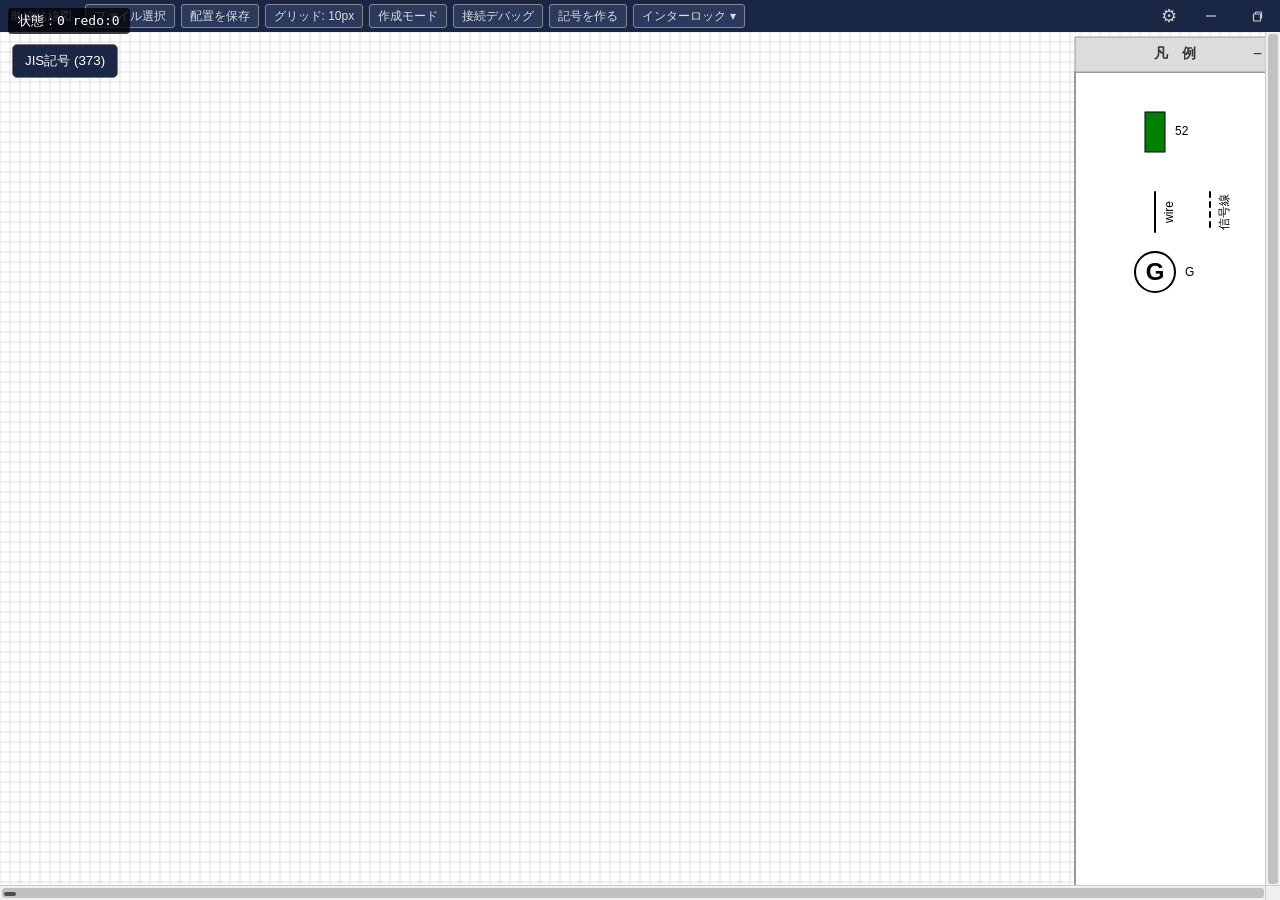
<file: oneline/index.html>
<!DOCTYPE html>
<html lang="ja">
<head>
  <meta charset="UTF-8">
  <title>単線結線シミュレーション</title>
  <script type="module" crossorigin src="./assets/index-B8cx40oP.js"></script>
  <link rel="stylesheet" crossorigin href="./assets/index-DGDKm70s.css">
</head>
<body>
  <div id="root"></div>
</body>
</html>
</file>
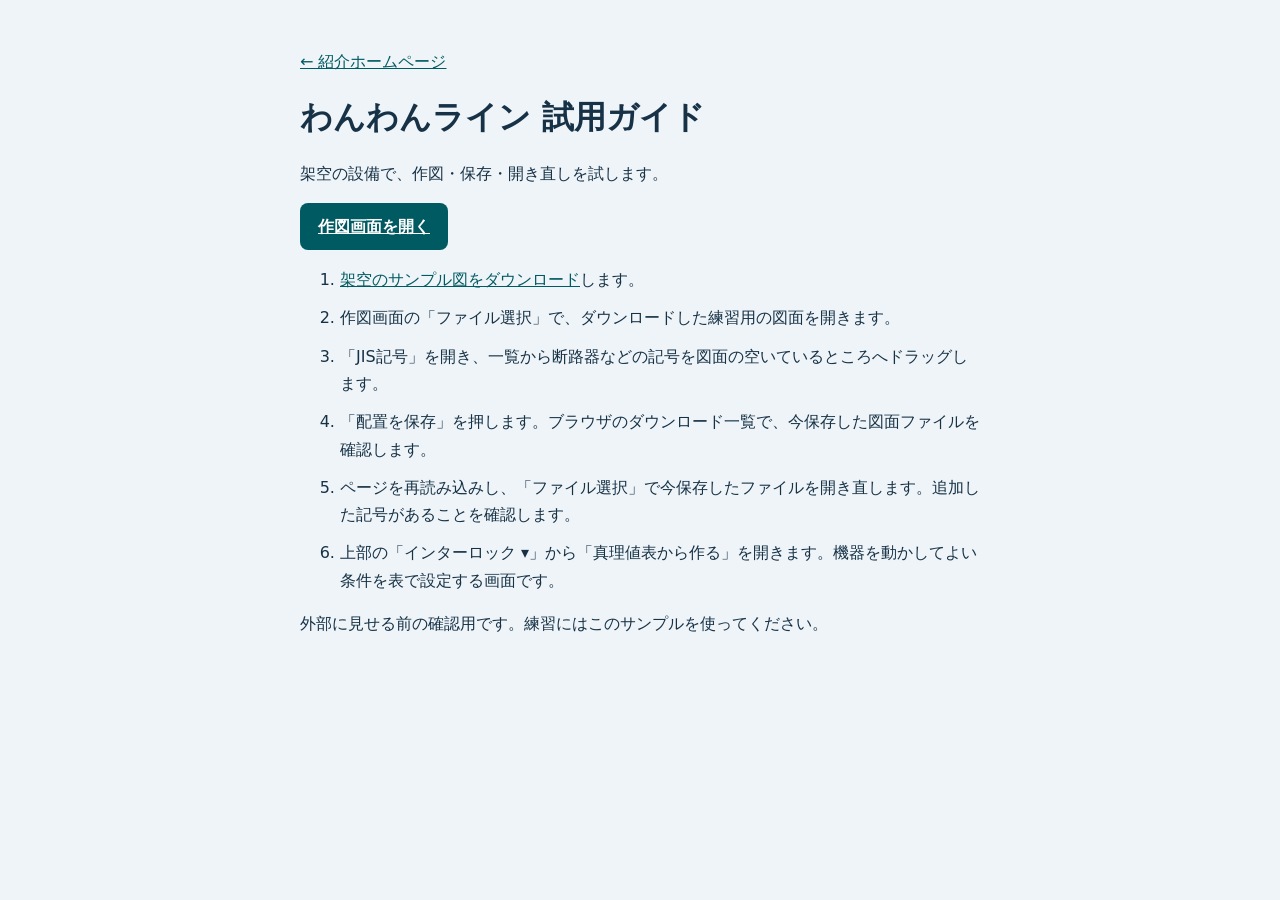
<file: pilot/guide.html>
<!doctype html>
<html lang="ja">
<meta charset="utf-8">
<meta name="viewport" content="width=device-width, initial-scale=1">
<meta name="robots" content="noindex, nofollow">
<title>わんわんライン 試用ガイド</title>
<style>
  body { margin: 0; background: #eef4f7; color: #173247; font: 16px/1.7 system-ui, sans-serif; }
  main { width: min(680px, calc(100% - 40px)); margin: 48px auto; }
  h1, h2 { line-height: 1.3; }
  a { color: #005a62; }
  .open { display: inline-block; padding: 10px 18px; border-radius: 8px; color: white; background: #005a62; font-weight: bold; }
  li { margin-bottom: .7em; }
</style>
<main>
  <a href="../index.html">← 紹介ホームページ</a>
  <h1>わんわんライン 試用ガイド</h1>
  <p>架空の設備で、作図・保存・開き直しを試します。</p>
  <p><a class="open" href="../oneline/index.html">作図画面を開く</a></p>
  <ol>
    <li><a href="sample.json" download="わんわんライン練習用.json">架空のサンプル図をダウンロード</a>します。</li>
    <li>作図画面の「ファイル選択」で、ダウンロードした練習用の図面を開きます。</li>
    <li>「JIS記号」を開き、一覧から断路器などの記号を図面の空いているところへドラッグします。</li>
    <li>「配置を保存」を押します。ブラウザのダウンロード一覧で、今保存した図面ファイルを確認します。</li>
    <li>ページを再読み込みし、「ファイル選択」で今保存したファイルを開き直します。追加した記号があることを確認します。</li>
    <li>上部の「インターロック ▾」から「真理値表から作る」を開きます。機器を動かしてよい条件を表で設定する画面です。</li>
  </ol>
  <p>外部に見せる前の確認用です。練習にはこのサンプルを使ってください。</p>
</main>
</html>
</file>
<file: oneline/assets/index-DGDKm70s.css>
html,body{margin:0;padding:0;overflow:hidden;height:100%}body{display:flex;flex-direction:column;font-family:sans-serif}#root{display:flex;flex-direction:column;height:100%;width:100%}body.grabbing{cursor:grabbing!important}#controls{display:flex;flex-direction:column;padding:10px;background-color:#f0f0f0;border-bottom:1px solid #ccc}.button-row{display:flex;gap:10px}#controls input[type=file],#controls button{font-size:14px;padding:6px 12px;height:36px;box-sizing:border-box;align-self:flex-start;-webkit-user-select:none;user-select:none}#canvasContainer{width:100%;height:100%;overflow:hidden;position:relative}#svgCanvas{width:100%;height:100%;background-color:#edf0f3;display:block;pointer-events:auto;outline:none}#svgCanvas,#svgCanvas *{user-select:none;-webkit-user-select:none}#svgCanvas *:focus,#svgCanvas *:focus-visible{outline:none}rect#legendBreaker{cursor:grab;pointer-events:auto}.breaker-group{cursor:default}.breaker-label,.wire-label{-webkit-user-select:none;user-select:none}#contextMenu{position:fixed;display:none;background:#fff;border:1px solid #ccc;box-shadow:2px 2px 6px #0003;z-index:9999;font-size:14px;width:max-content;font-family:sans-serif;pointer-events:auto;padding:8px}#contextMenu div{padding:8px 12px;cursor:pointer;white-space:nowrap}#contextMenu div:hover{background-color:#eee}
</file>
